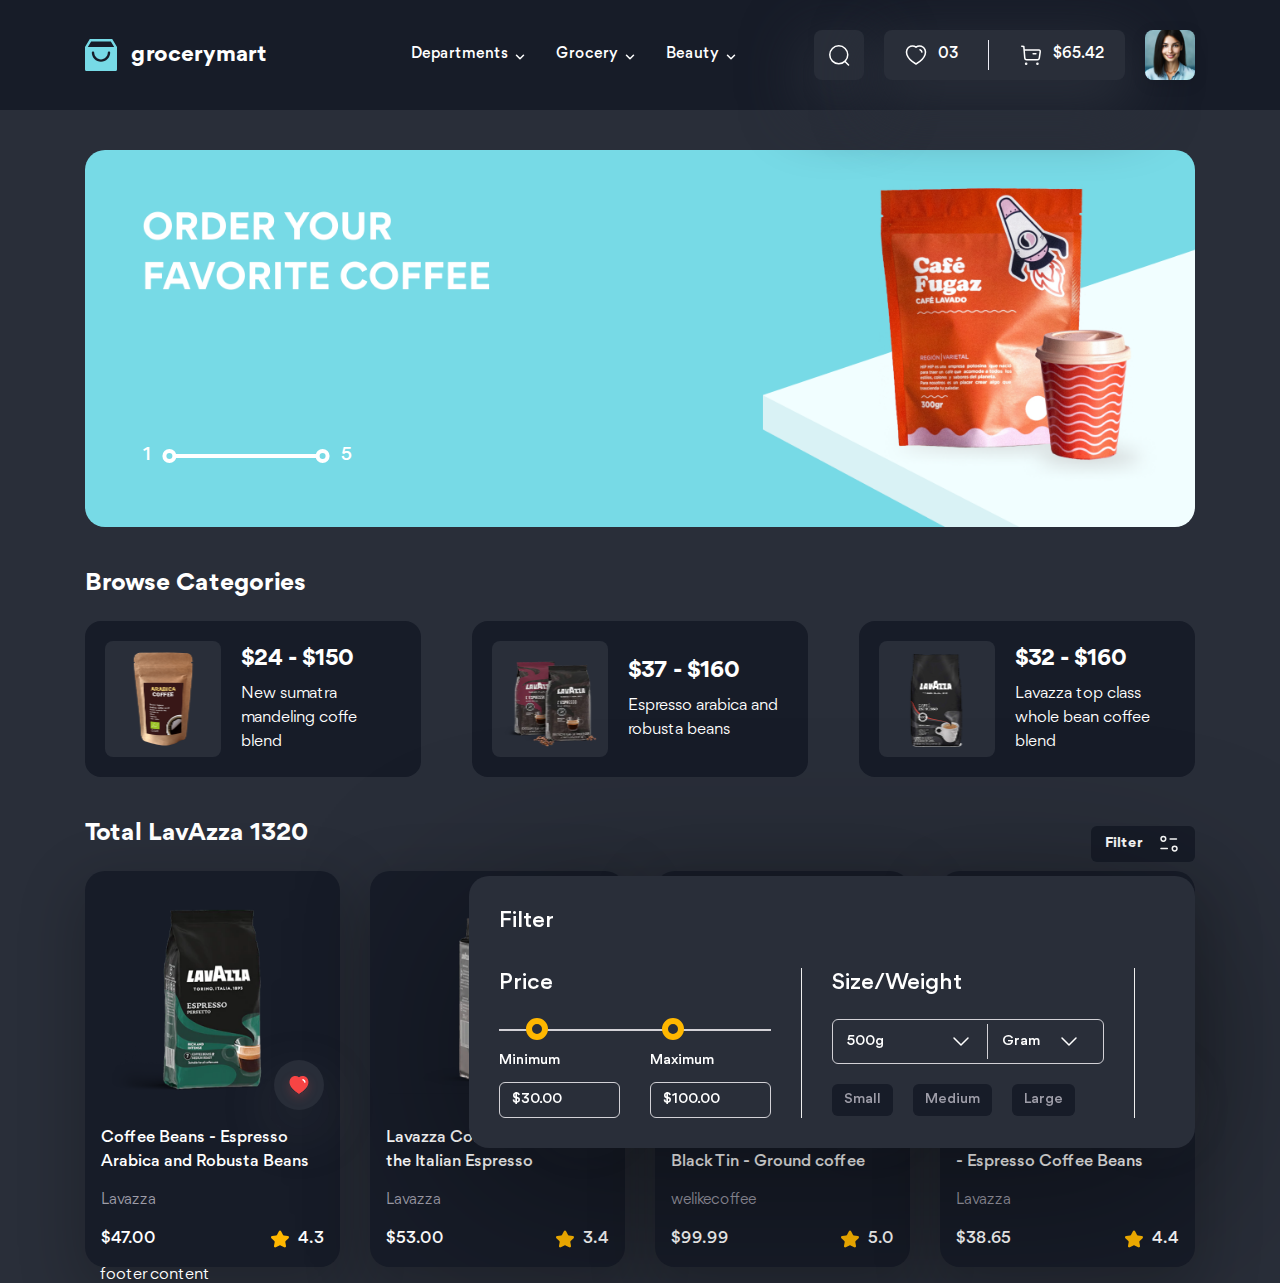
<file: index.html>
<!DOCTYPE html>
<html lang="en" class="dark">
  <head>
    <meta charset="UTF-8" />
    <meta name="viewport" content="width=device-width, initial-scale=1.0" />
    <title>Grocery</title>
    <!-- Favicon -->
    <link
      rel="apple-touch-icon"
      sizes="72x72"
      href="./assets/favicon/apple-touch-icon.png"
    />
    <link
      rel="icon"
      type="image/png"
      sizes="32x32"
      href="./assets/favicon/favicon-32x32.png"
    />
    <link
      rel="icon"
      type="image/png"
      sizes="16x16"
      href="./assets/favicon/favicon-16x16.png"
    />
    <link rel="manifest" href="./assets/favicon/site.webmanifest" />
    <link
      rel="mask-icon"
      href="./assets/favicon/safari-pinned-tab.svg"
      color="#5bbad5"
    />
    <meta name="msapplication-TileColor" content="#da532c" />
    <meta name="theme-color" content="#ffffff" />

    <!-- Fonts -->
    <link rel="stylesheet" href="./assets/fonts/stylesheet.css" />

    <!-- Styles -->
    <link rel="stylesheet" href="./assets/css/main.css" />

    <!-- Scripts -->
    <script src="./assets/js/scripts.js"></script>
  </head>
  <body>
    <!-- Header -->
    <header id="header" class="header"></header>
    <script>
      load("#header", "./templates/header.html");
    </script>

    <div class="container home">
      <!-- Main -->
      <!-- Slideshow -->
      <div class="home__container">
        <div class="slideshow">
          <div class="slideshow__inner">
            <div class="slideshow__item">
              <a href="#!" class="slideshow__link">
                <picture>
                  <source
                    media="(max-width: 767.98px)"
                    srcset="./assets/img/slideshow/slide-mobile.png"
                  />
                  <img
                    src="./assets/img/slideshow/slide.png"
                    alt=""
                    class="slideshow__img"
                  />
                </picture>
              </a>
            </div>
          </div>
          <div class="slideshow__page">
            <span class="slideshow__num">1</span>
            <span class="slideshow__slider"></span>
            <span class="slideshow__num">5</span>
          </div>
        </div>
      </div>
      <!-- Browse Categories -->
      <section class="home__container">
        <div class="home__row">
          <h2 class="home__heading">Browse Categories</h2>
        </div>

        <div class="home__cate row row-cols-3 row-cols-md-1">
          <!-- Category item 1 -->
          <a href="#!">
            <article class="col">
              <div class="cate-item">
                <img
                  src="./assets/img/category-product/item1.png"
                  alt=""
                  class="cate-item__thum"
                />
                <div class="cate-item__info">
                  <div class="cate-item__title">$24 - $150</div>
                  <div class="cate-item__desc">
                    New sumatra mandeling coffe blend
                  </div>
                </div>
              </div>
            </article>
          </a>

          <!-- Category item 2 -->
          <a href="#!">
            <article class="col">
              <div class="cate-item">
                <img
                  src="./assets/img/category-product/item2.png"
                  alt=""
                  class="cate-item__thum"
                />
                <section class="cate-item__info">
                  <div class="cate-item__title">$37 - $160</div>
                  <div class="cate-item__desc">
                    Espresso arabica and robusta beans
                  </div>
                </section>
              </div>
            </article>
          </a>

          <!-- Category item 3 -->
          <a href="#!">
            <article class="col">
              <div class="cate-item">
                <img
                  src="./assets/img/category-product/item3.png"
                  alt=""
                  class="cate-item__thum"
                />
                <div class="cate-item__info">
                  <div class="cate-item__title">$32 - $160</div>
                  <div class="cate-item__desc">
                    Lavazza top class whole bean coffee blend
                  </div>
                </div>
              </div>
            </article>
          </a>
        </div>
      </section>

      <!-- Browse Product -->
      <section class="home__container">
        <div class="home__row">
          <h2 class="home__heading">Total LavAzza 1320</h2>
          <div class="filter-wrap">
            <button class="filter-btn">
              Filter
              <img
                src="./assets/icon/filter-icon.svg"
                alt=""
                class="filter-btn__icon icon"
              />
            </button>
            <div class="filter">
              <h3 class="filter__heading">Filter</h3>
              <form action="" class="filter__form">
                <div class="filter__row">
                  <!-- Filter column 1 -->
                  <div class="filter__col">
                    <label class="filter__form-label">Price</label>
                    <div class="filter__form-group">
                      <div
                        class="filter__form-slider"
                        style="--min-value: 10%; --max-value: 60%"
                      ></div>
                    </div>
                    <div class="filter__form-group filter__form-group--inline">
                      <div>
                        <label
                          class="filter__form-label filter__form-label--small"
                          >Minimum</label
                        >
                        <input
                          type="text"
                          class="filter__form--input"
                          value="$30.00"
                          readonly
                        />
                      </div>
                      <div>
                        <label
                          class="filter__form-label filter__form-label--small"
                          >Maximum</label
                        >
                        <input
                          type="text"
                          class="filter__form--input"
                          value="$100.00"
                          readonly
                        />
                      </div>
                    </div>
                  </div>

                  <div class="filter__separate"></div>

                  <!-- Filter column 2 -->
                  <div class="filter__col">
                    <label class="filter__form-label">Size/Weight</label>
                    <div class="filter__form-group">
                      <div class="filter__form-select-wrap">
                        <div class="filter__form-select">
                          500g
                          <img
                            src="./assets/icon/arrow-big.svg"
                            alt=""
                            class="filter__form-select-arrow-1 icon"
                          />
                        </div>
                        <div class="filter__form-select-separate"></div>
                        <div class="filter__form-select">
                          Gram
                          <img
                            src="./assets/icon/arrow-big.svg"
                            alt=""
                            class="filter__form-select-arrow-2 icon"
                          />
                        </div>
                      </div>
                    </div>
                    <div class="filter__form-group">
                      <div class="filter__form-tags">
                        <button class="filter__form-tag">Small</button>
                        <button class="filter__form-tag">Medium</button>
                        <button class="filter__form-tag">Large</button>
                      </div>
                    </div>
                  </div>

                  <div class="filter__separate"></div>
                  <!-- Filter column 3 -->
                  <div class="filter__col"></div>
                </div>
              </form>
            </div>
          </div>
        </div>
        <div class="category-product">
          <div class="row row-cols-4 row-cols-lg-2 row-cols-sm-1 g-3">
            <div class="col">
              <article class="product-card">
                <div class="product-card__img-wrap">
                  <a href="#!">
                    <img
                      src="./assets/img/category-product/produc1.png"
                      alt=""
                      class="product-card__thumb"
                    />
                  </a>
                  <button
                    class="like-btn like-btn__liked product-card__like-btn"
                  >
                    <img
                      src="./assets/icon/heart.svg"
                      alt=""
                      class="like-btn__icon icon"
                    />
                    <img
                      src="./assets/icon/heart-red.svg"
                      alt=""
                      class="like-btn__icon-liked"
                    />
                  </button>
                </div>
                <h3 class="product-card__title">
                  <a href="#!"
                    >Coffee Beans - Espresso Arabica and Robusta Beans</a
                  >
                </h3>
                <p class="product-card__brand">Lavazza</p>
                <div class="product-card__row">
                  <span class="product-card__price">$47.00</span>
                  <img
                    src="./assets/icon/star.svg"
                    alt=""
                    class="product-card__star"
                  />
                  <span class="product-card__score">4.3</span>
                </div>
              </article>
            </div>
            <div class="col">
              <article class="product-card">
                <div class="product-card__img-wrap">
                  <a href="#!">
                    <img
                      src="./assets/img/category-product/produc2.png"
                      alt=""
                      class="product-card__thumb"
                    />
                  </a>
                  <button class="like-btn product-card__like-btn">
                    <img
                      src="./assets/icon/heart.svg"
                      alt=""
                      class="like-btn__icon icon"
                    />
                    <img
                      src="./assets/icon/heart-red.svg"
                      alt=""
                      class="like-btn__icon-liked"
                    />
                  </button>
                </div>
                <h3 class="product-card__title">
                  <a href="#!"
                    >Lavazza Coffee Blends - Try the Italian Espresso</a
                  >
                </h3>
                <p class="product-card__brand">Lavazza</p>
                <div class="product-card__row">
                  <span class="product-card__price">$53.00</span>
                  <img
                    src="./assets/icon/star.svg"
                    alt=""
                    class="product-card__star"
                  />
                  <span class="product-card__score">3.4</span>
                </div>
              </article>
            </div>
            <div class="col">
              <article class="product-card">
                <div class="product-card__img-wrap">
                  <a href="#!">
                    <img
                      src="./assets/img/category-product/produc3.png"
                      alt=""
                      class="product-card__thumb"
                    />
                  </a>
                  <button class="like-btn product-card__like-btn">
                    <img
                      src="./assets/icon/heart.svg"
                      alt=""
                      class="like-btn__icon icon"
                    />
                  </button>
                </div>
                <h3 class="product-card__title">
                  <a href="#!"
                    >Lavazza - Caffè Espresso Black Tin - Ground coffee</a
                  >
                </h3>
                <p class="product-card__brand">welikecoffee</p>
                <div class="product-card__row">
                  <span class="product-card__price">$99.99</span>
                  <img
                    src="./assets/icon/star.svg"
                    alt=""
                    class="product-card__star"
                  />
                  <span class="product-card__score">5.0</span>
                </div>
              </article>
            </div>
            <div class="col">
              <article class="product-card">
                <div class="product-card__img-wrap">
                  <a href="#!">
                    <img
                      src="./assets/img/category-product/produc4.png"
                      alt=""
                      class="product-card__thumb"
                    />
                  </a>
                  <button
                    class="like-btn like-btn__liked product-card__like-btn"
                  >
                    <img
                      src="./assets/icon/heart.svg"
                      alt=""
                      class="like-btn__ico icon"
                    />
                  </button>
                </div>
                <h3 class="product-card__title">
                  <a href="#!"
                    >Qualità Oro Mountain Grown - Espresso Coffee Beans</a
                  >
                </h3>
                <p class="product-card__brand">Lavazza</p>
                <div class="product-card__row">
                  <span class="product-card__price">$38.65</span>
                  <img
                    src="./assets/icon/star.svg"
                    alt=""
                    class="product-card__star"
                  />
                  <span class="product-card__score">4.4</span>
                </div>
              </article>
            </div>
          </div>
        </div>
      </section>

      <!-- Footer -->
      <footer id="footer"></footer>
      <script>
        load("#footer", "./templates/footer.html");
      </script>
    </div>
  </body>
</html>
</file>
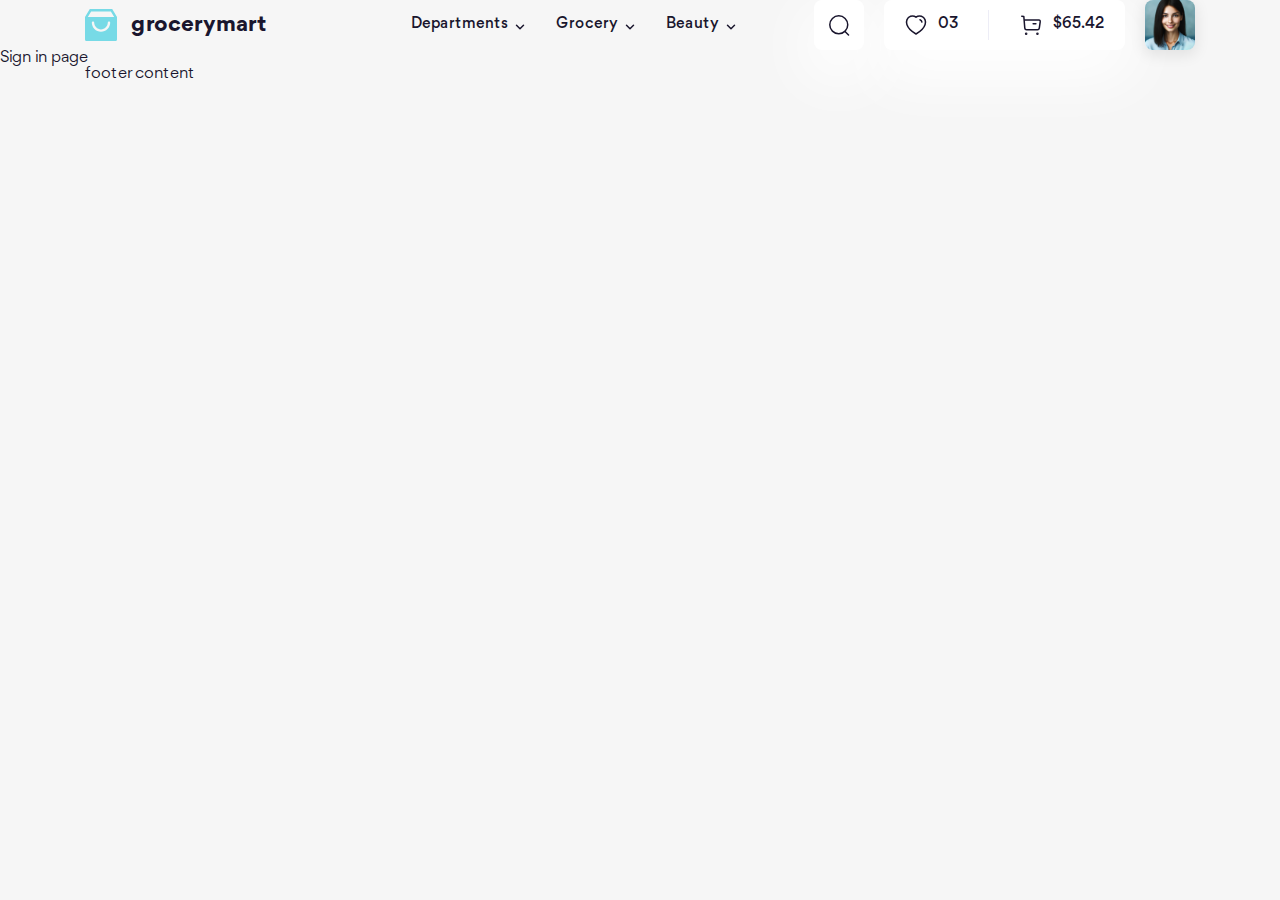
<file: sign-in.html>
<!DOCTYPE html>
<html lang="en">
  <head>
    <meta charset="UTF-8" />
    <meta name="viewport" content="width=device-width, initial-scale=1.0" />
    <title>Grocery</title>
    <!-- Favicon -->
    <link
      rel="apple-touch-icon"
      sizes="72x72"
      href="./assets/favicon/apple-touch-icon.png"
    />
    <link
      rel="icon"
      type="image/png"
      sizes="32x32"
      href="./assets/favicon/favicon-32x32.png"
    />
    <link
      rel="icon"
      type="image/png"
      sizes="16x16"
      href="./assets/favicon/favicon-16x16.png"
    />
    <link rel="manifest" href="./assets/favicon/site.webmanifest" />
    <link
      rel="mask-icon"
      href="./assets/favicon/safari-pinned-tab.svg"
      color="#5bbad5"
    />
    <meta name="msapplication-TileColor" content="#da532c" />
    <meta name="theme-color" content="#ffffff" />

    <!-- Fonts -->
    <link rel="stylesheet" href="./assets/fonts/stylesheet.css" />

    <!-- Styles -->
    <link rel="stylesheet" href="./assets/css/main.css" />

    <!-- Scripts -->
    <script src="./assets/js/scripts.js"></script>
  </head>
  <body>
    <!-- Header -->
    <header id="header"></header>
    <script>
      load("#header", "./templates/header.html");
    </script>

    <!-- Main -->
    <main>Sign in page</main>

    <!-- Footer -->
    <footer id="footer"></footer>
    <script>
      load("#footer", "./templates/footer.html");
    </script>
  </body>
</html>
</file>
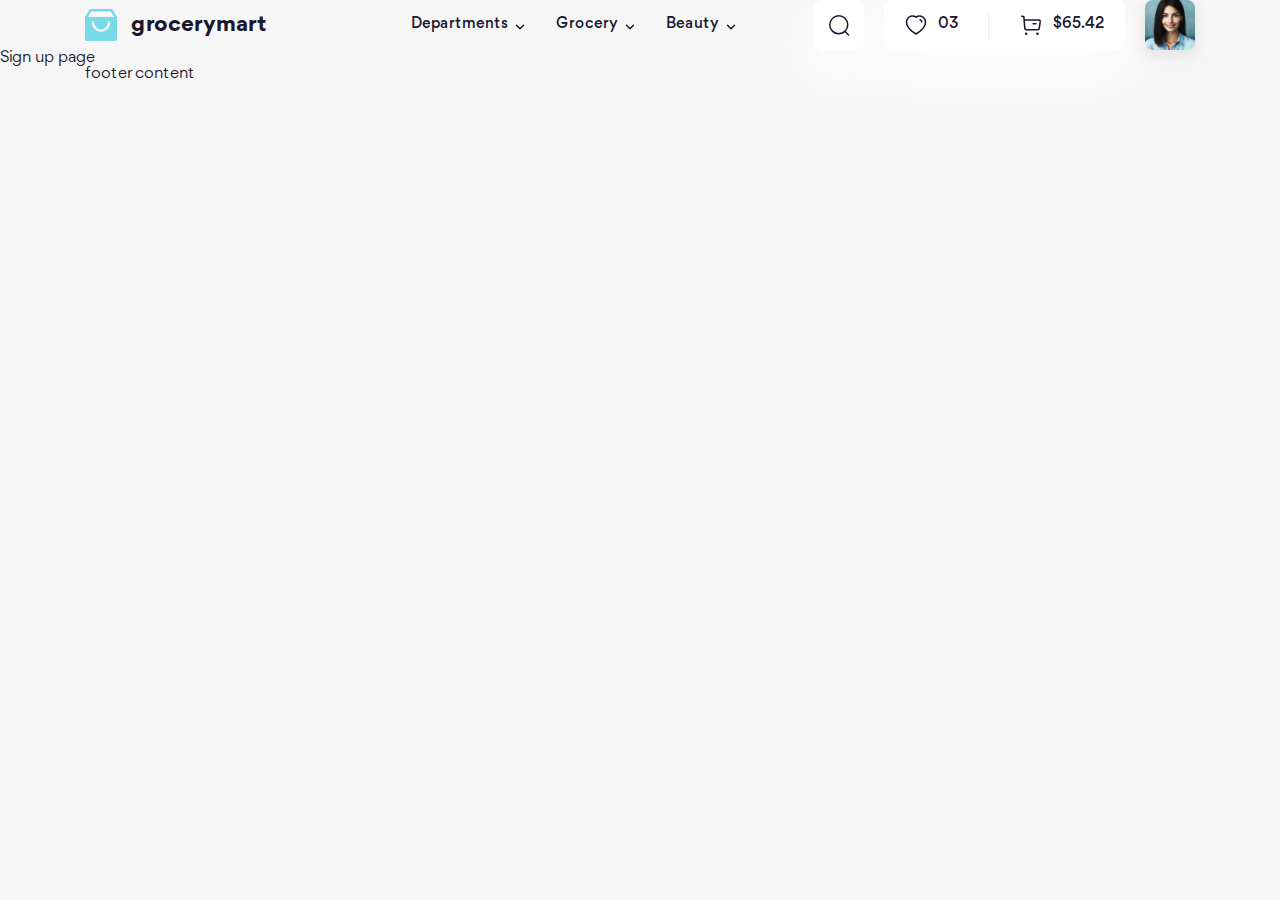
<file: sign-up.html>
<!DOCTYPE html>
<html lang="vi">
  <head>
    <meta charset="UTF-8" />
    <meta name="viewport" content="width=device-width, initial-scale=1.0" />
    <title>Grocery</title>
    <!-- Favicon -->
    <link
      rel="apple-touch-icon"
      sizes="72x72"
      href="./assets/favicon/apple-touch-icon.png"
    />
    <link
      rel="icon"
      type="image/png"
      sizes="32x32"
      href="./assets/favicon/favicon-32x32.png"
    />
    <link
      rel="icon"
      type="image/png"
      sizes="16x16"
      href="./assets/favicon/favicon-16x16.png"
    />
    <link rel="manifest" href="./assets/favicon/site.webmanifest" />
    <link
      rel="mask-icon"
      href="./assets/favicon/safari-pinned-tab.svg"
      color="#5bbad5"
    />
    <meta name="msapplication-TileColor" content="#da532c" />
    <meta name="theme-color" content="#ffffff" />

    <!-- Fonts -->
    <link rel="stylesheet" href="./assets/fonts/stylesheet.css" />

    <!-- Styles -->
    <link rel="stylesheet" href="./assets/css/main.css" />

    <!-- Scripts -->
    <script src="./assets/js/scripts.js"></script>
  </head>
  <body>
    <!-- Header -->
    <header id="header"></header>
    <script>
      load("#header", "./templates/header.html");
    </script>

    <!-- Main -->
    <main>Sign up page</main>

    <!-- Footer -->
    <footer id="footer"></footer>
    <script>
      load("#footer", "./templates/footer.html");
    </script>
  </body>
</html>
</file>
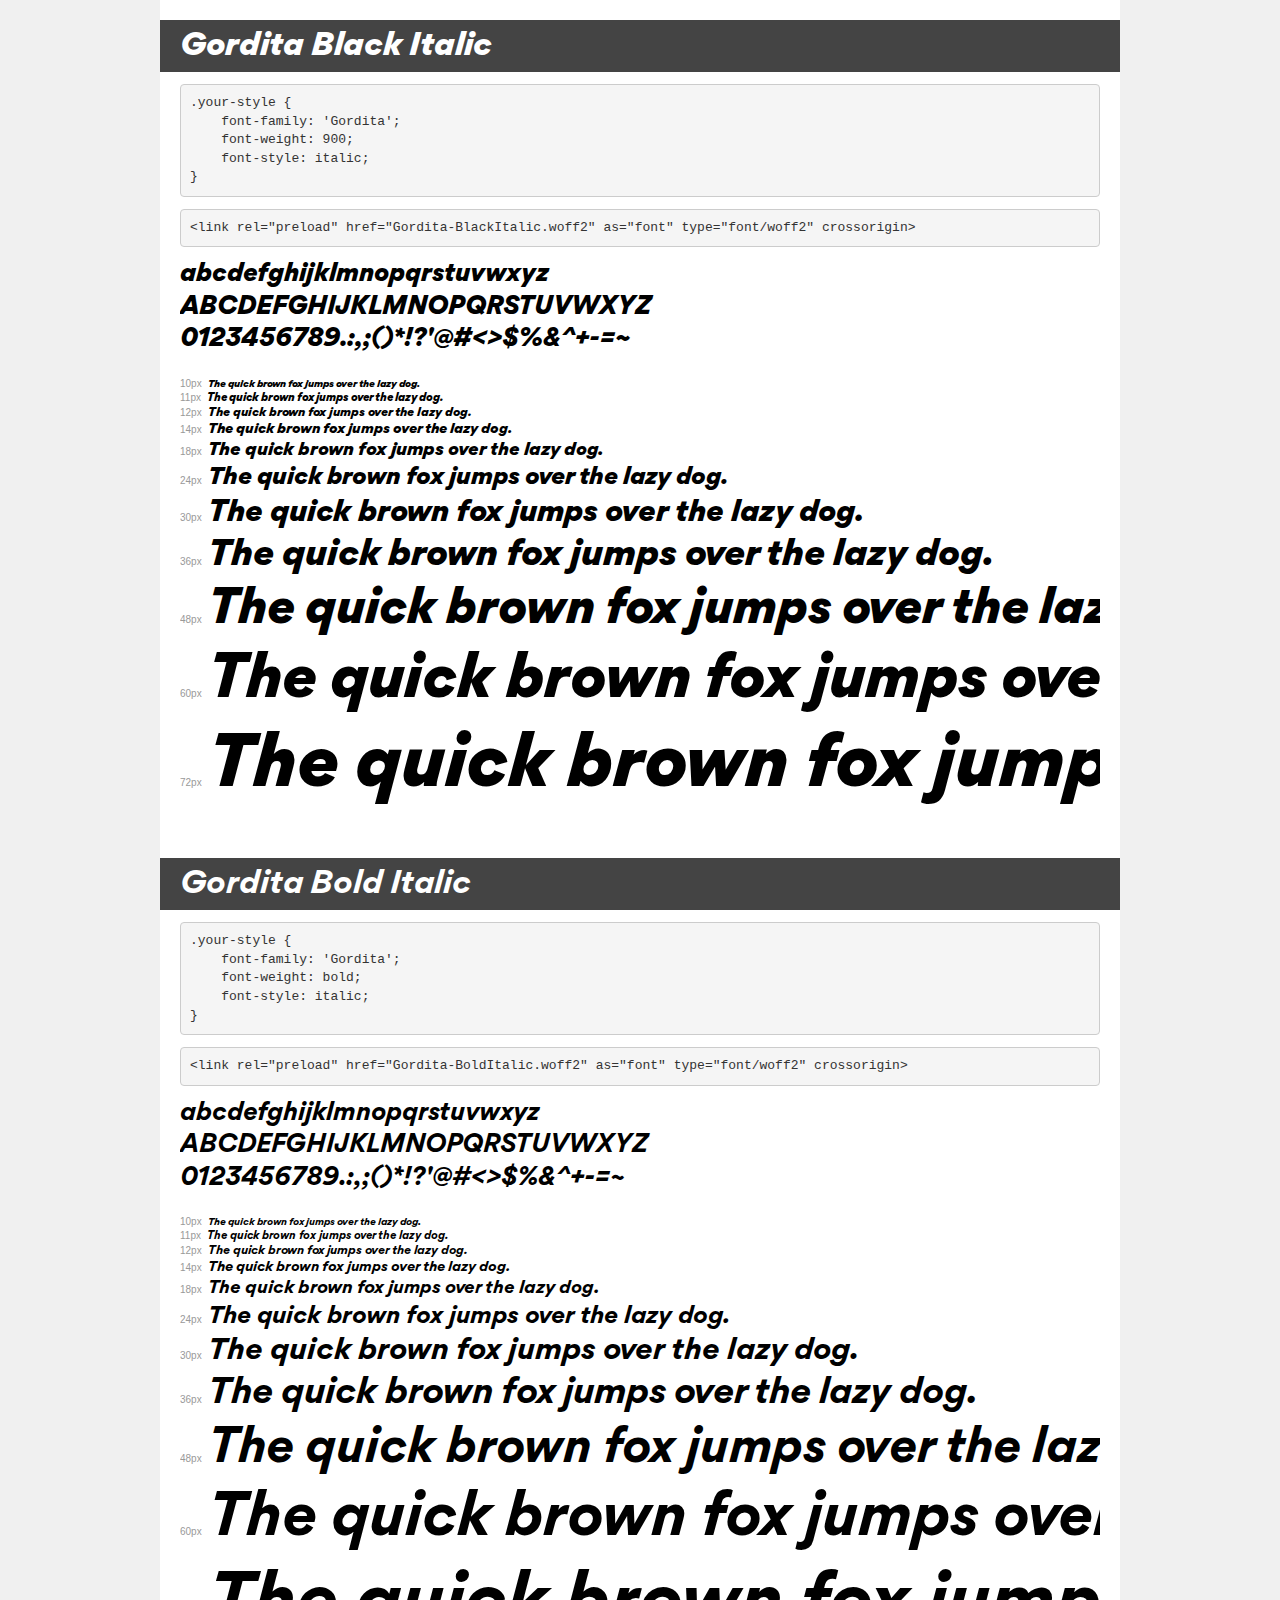
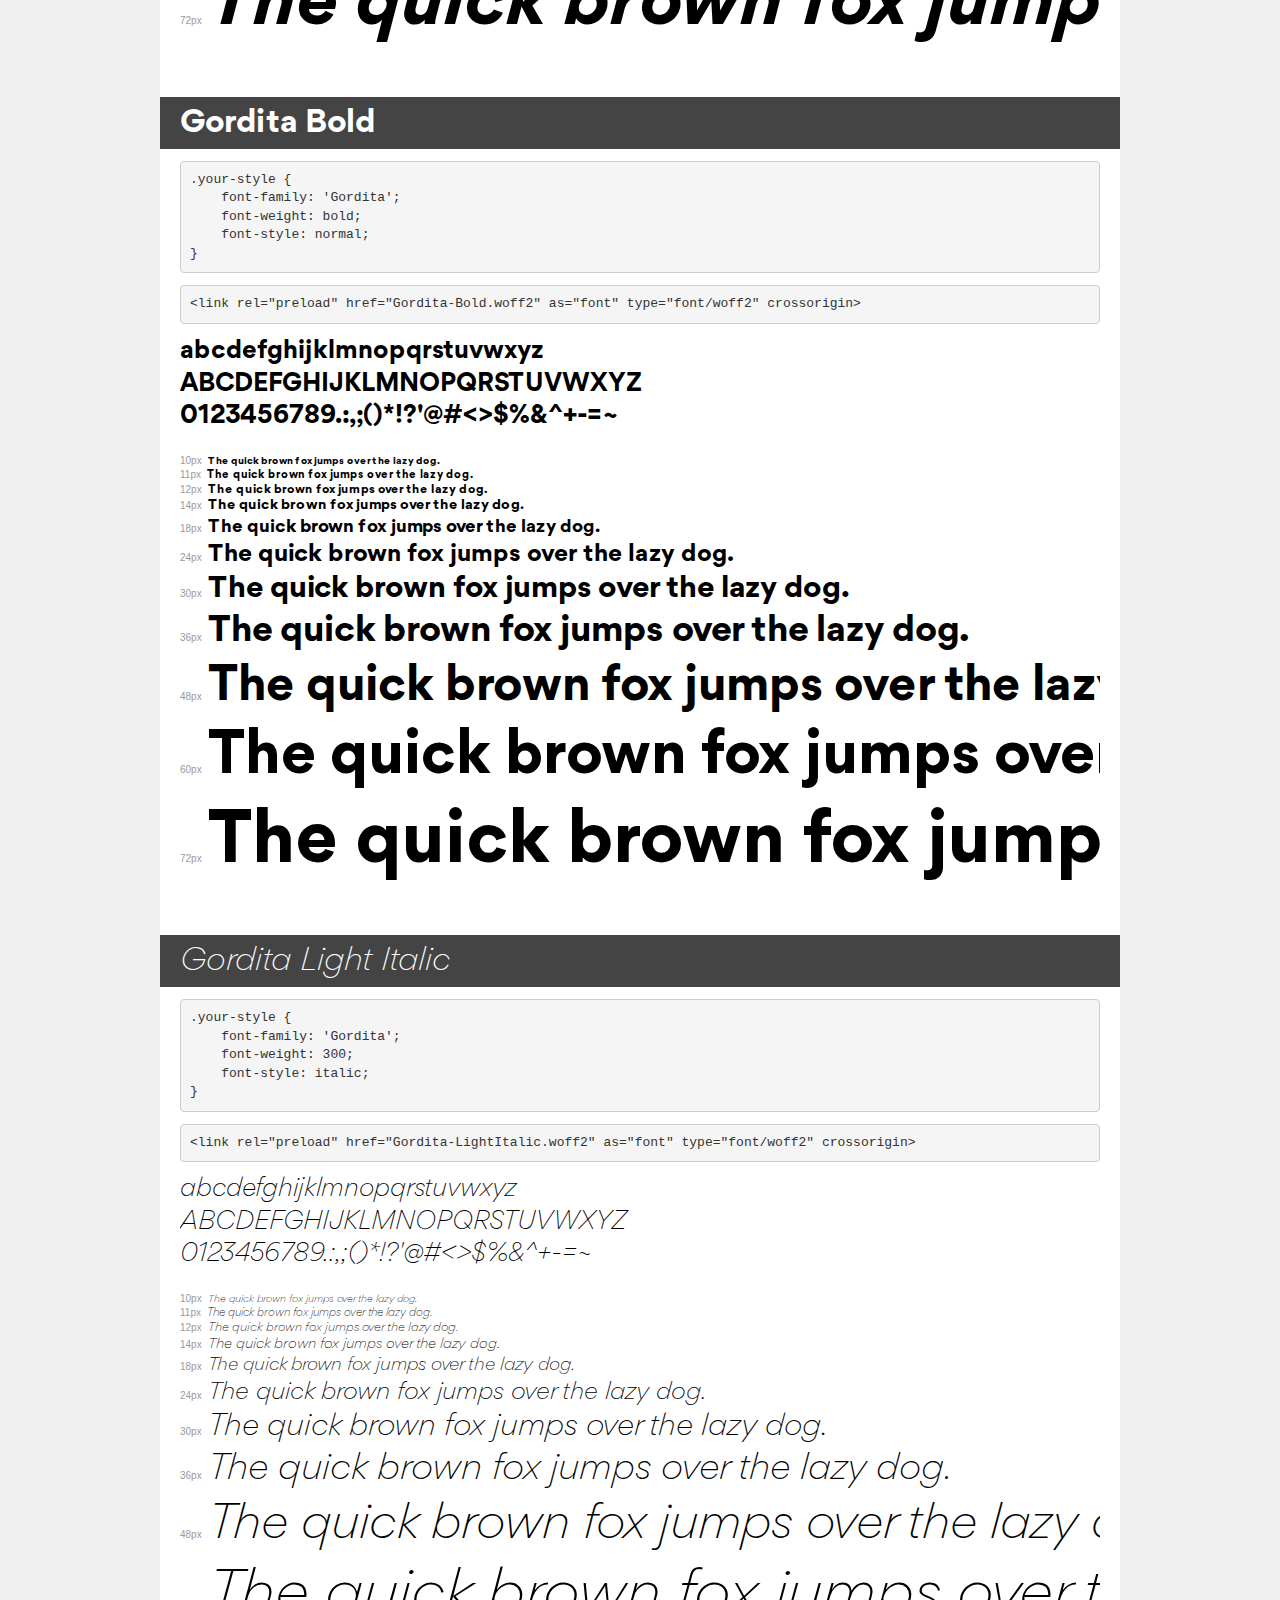
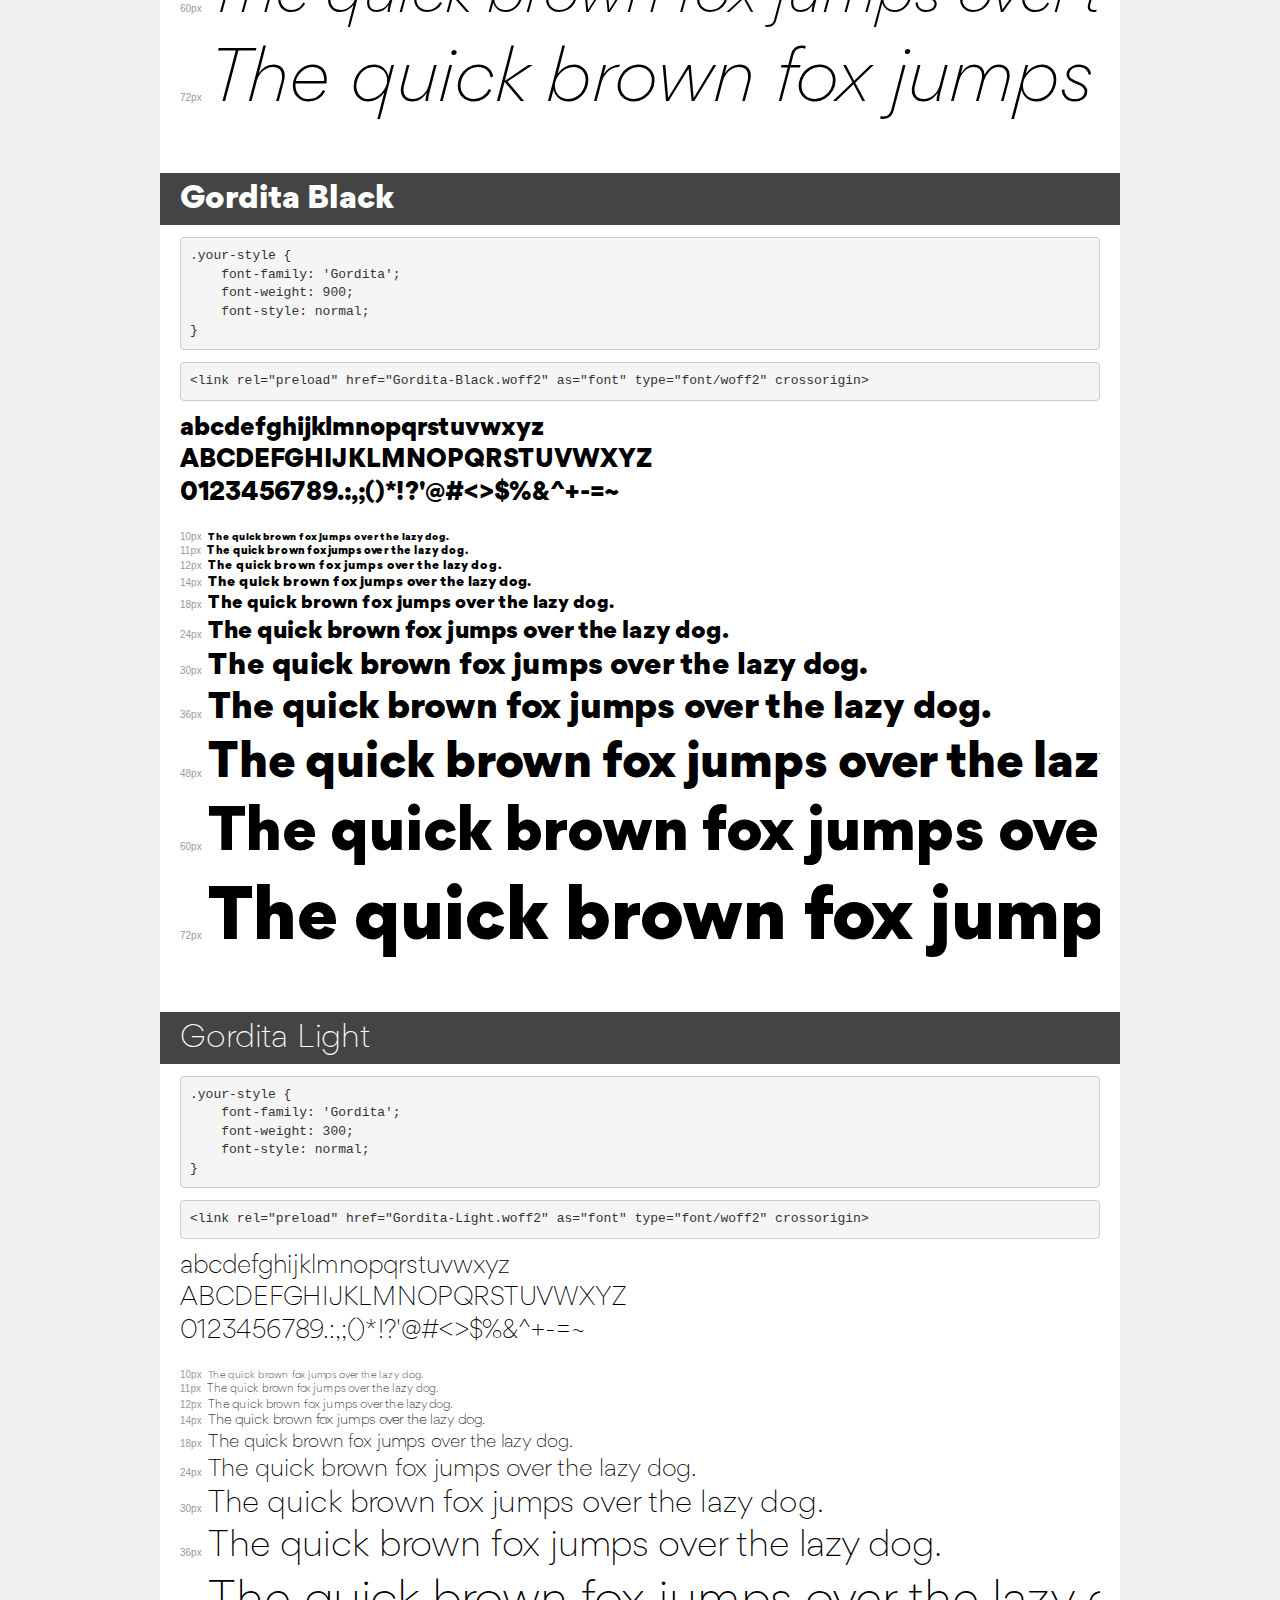
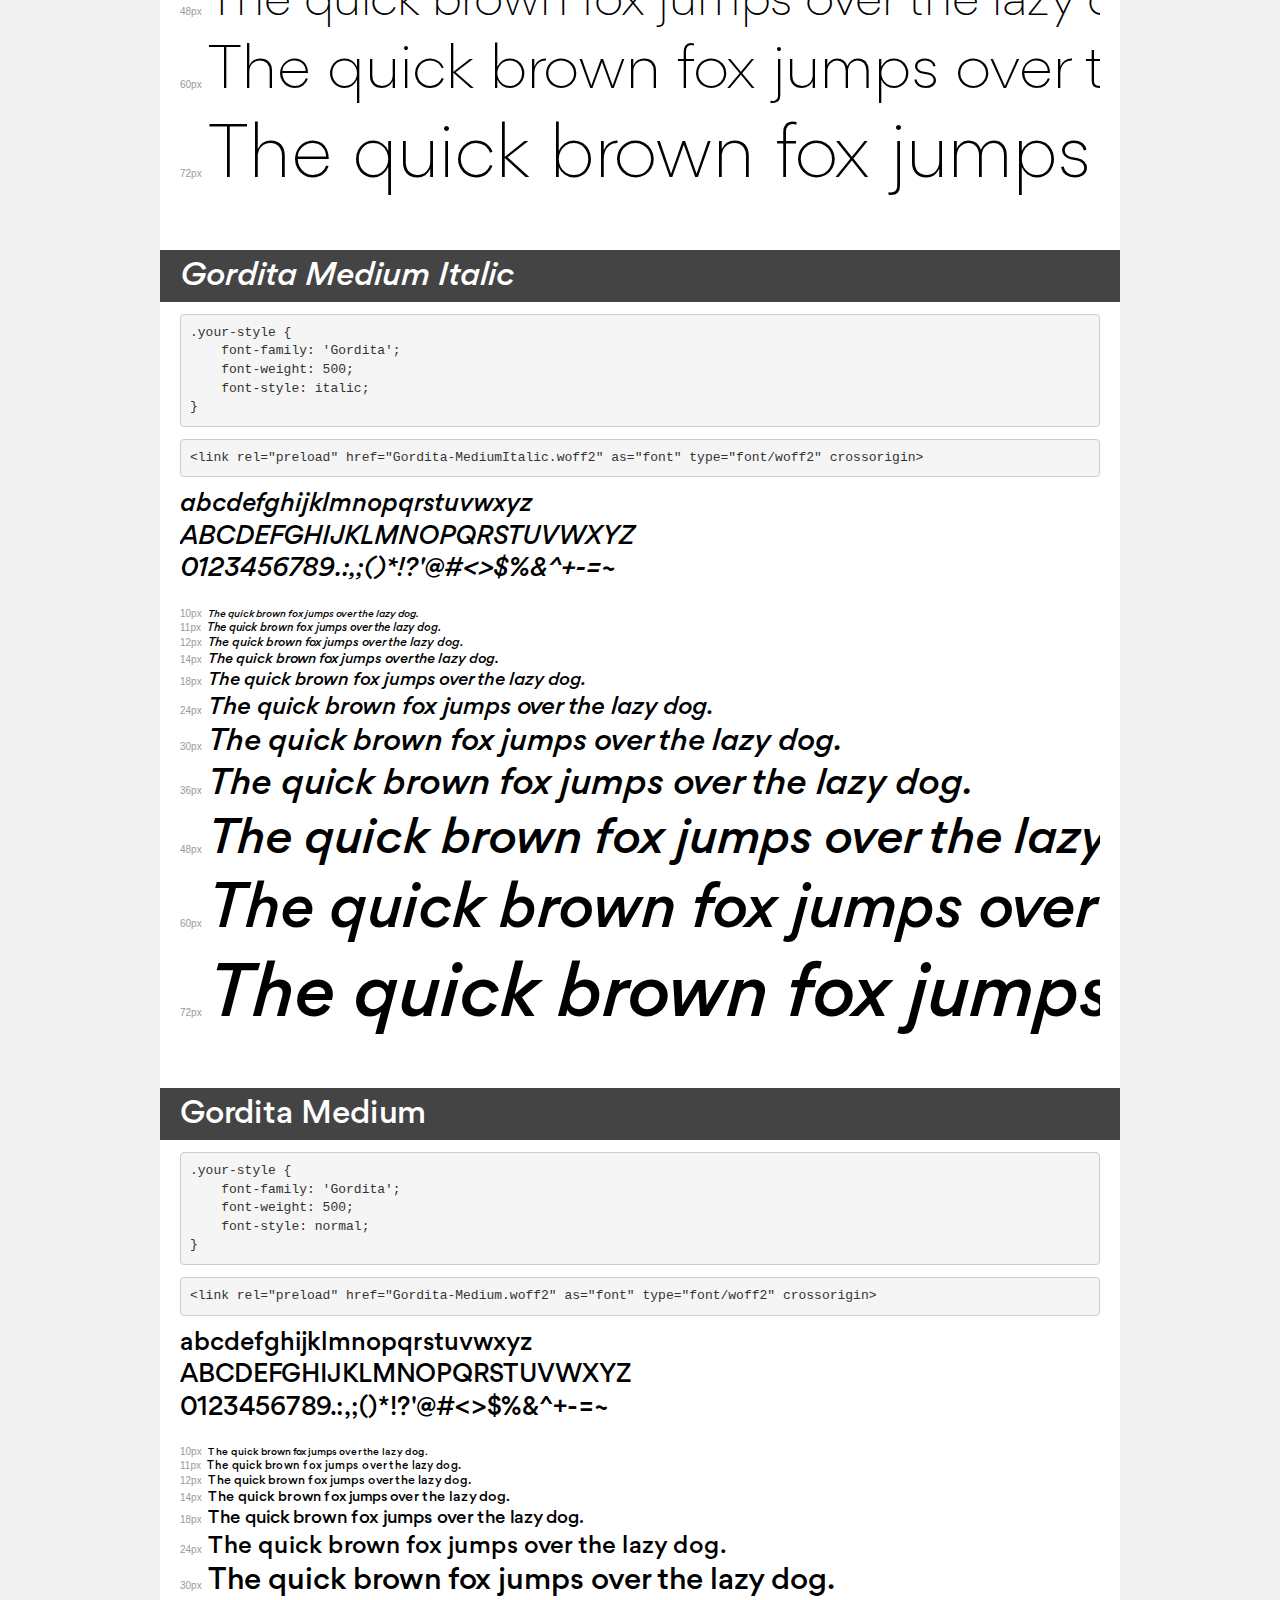
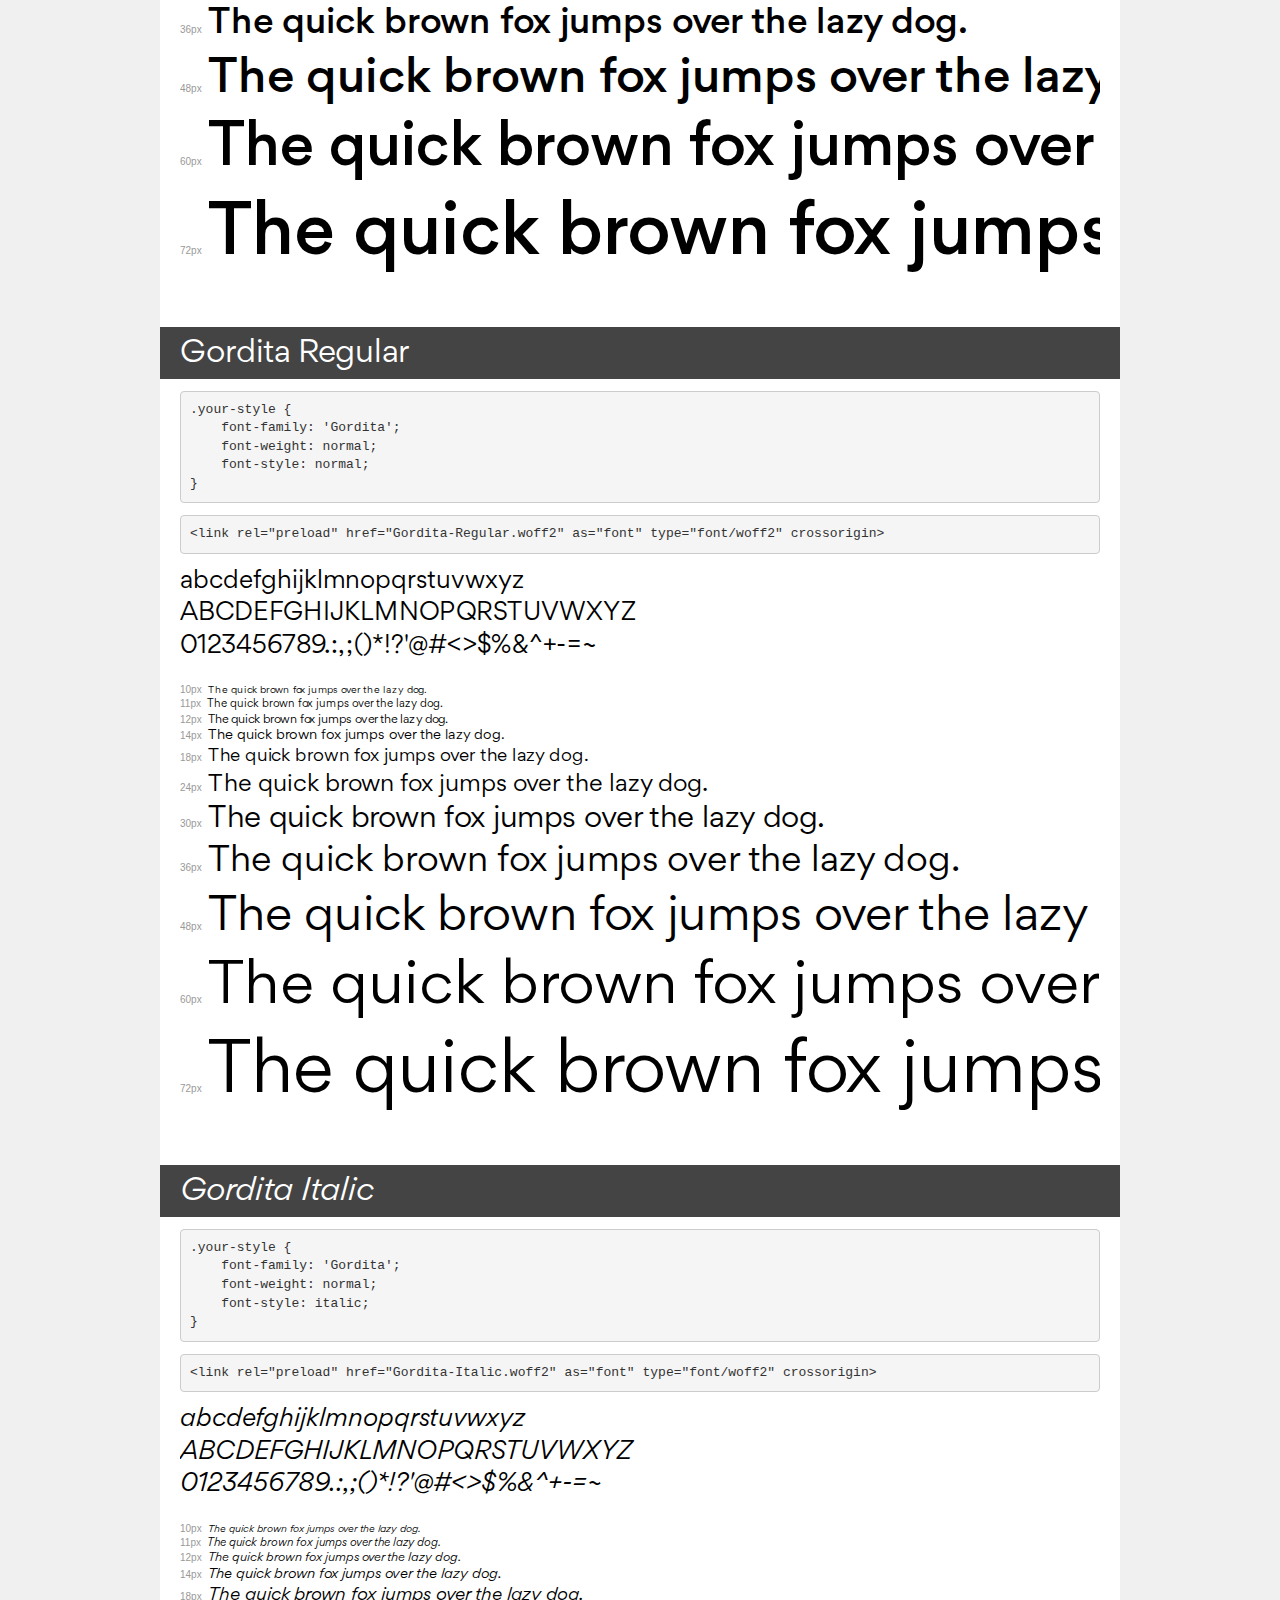
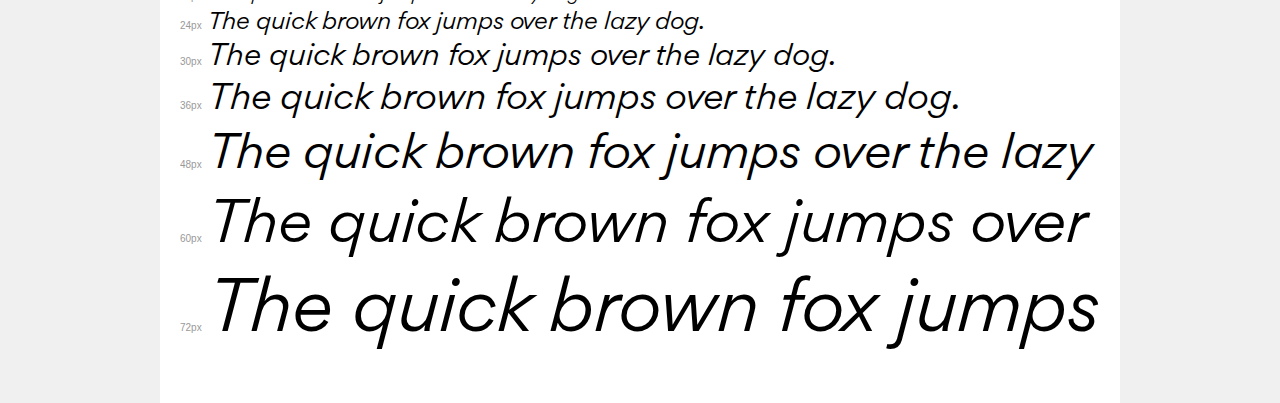
<file: assets/fonts/demo.html>
<!DOCTYPE html>
<html lang="en">
<head>
    <meta charset="utf-8">
    <meta http-equiv="X-UA-Compatible" content="IE=edge">
    <meta name="viewport" content="width=device-width, initial-scale=1">
    <meta name="robots" content="noindex, noarchive">
    <meta name="format-detection" content="telephone=no">
    <title>Transfonter demo</title>
    <link href="stylesheet.css" rel="stylesheet">
    <style>
        /*
        http://meyerweb.com/eric/tools/css/reset/
        v2.0 | 20110126
        License: none (public domain)
        */
        html, body, div, span, applet, object, iframe,
        h1, h2, h3, h4, h5, h6, p, blockquote, pre,
        a, abbr, acronym, address, big, cite, code,
        del, dfn, em, img, ins, kbd, q, s, samp,
        small, strike, strong, sub, sup, tt, var,
        b, u, i, center,
        dl, dt, dd, ol, ul, li,
        fieldset, form, label, legend,
        table, caption, tbody, tfoot, thead, tr, th, td,
        article, aside, canvas, details, embed,
        figure, figcaption, footer, header, hgroup,
        menu, nav, output, ruby, section, summary,
        time, mark, audio, video {
            margin: 0;
            padding: 0;
            border: 0;
            font-size: 100%;
            font: inherit;
            vertical-align: baseline;
        }
        /* HTML5 display-role reset for older browsers */
        article, aside, details, figcaption, figure,
        footer, header, hgroup, menu, nav, section {
            display: block;
        }
        body {
            line-height: 1;
        }
        ol, ul {
            list-style: none;
        }
        blockquote, q {
            quotes: none;
        }
        blockquote:before, blockquote:after,
        q:before, q:after {
            content: '';
            content: none;
        }
        table {
            border-collapse: collapse;
            border-spacing: 0;
        }
        /* demo styles */
        body {
            background: #f0f0f0;
            color: #000;
        }
        .page {
            background: #fff;
            width: 920px;
            margin: 0 auto;
            padding: 20px 20px 0 20px;
            overflow: hidden;
        }
        .font-container {
            overflow-x: auto;
            overflow-y: hidden;
            margin-bottom: 40px;
            line-height: 1.3;
            white-space: nowrap;
            padding-bottom: 5px;
        }
        h1 {
            position: relative;
            background: #444;
            font-size: 32px;
            color: #fff;
            padding: 10px 20px;
            margin: 0 -20px 12px -20px;
        }
        .letters {
            font-size: 25px;
            margin-bottom: 20px;
        }
        .s10:before {
            content: '10px';
        }
        .s11:before {
            content: '11px';
        }
        .s12:before {
            content: '12px';
        }
        .s14:before {
            content: '14px';
        }
        .s18:before {
            content: '18px';
        }
        .s24:before {
            content: '24px';
        }
        .s30:before {
            content: '30px';
        }
        .s36:before {
            content: '36px';
        }
        .s48:before {
            content: '48px';
        }
        .s60:before {
            content: '60px';
        }
        .s72:before {
            content: '72px';
        }
        .s10:before, .s11:before, .s12:before, .s14:before,
        .s18:before, .s24:before, .s30:before, .s36:before,
        .s48:before, .s60:before, .s72:before {
            font-family: Arial, sans-serif;
            font-size: 10px;
            font-weight: normal;
            font-style: normal;
            color: #999;
            padding-right: 6px;
        }
        pre {
            display: block;
            padding: 9px;
            margin: 0 0 12px;
            font-family: Monaco, Menlo, Consolas, "Courier New", monospace;
            font-size: 13px;
            line-height: 1.428571429;
            color: #333;
            font-weight: normal;
            font-style: normal;
            background-color: #f5f5f5;
            border: 1px solid #ccc;
            overflow-x: auto;
            border-radius: 4px;
        }
        /* responsive */
        @media (max-width: 959px) {
            .page {
                width: auto;
                margin: 0;
            }
        }
    </style>
</head>
<body>
<div class="page">
    <div class="demo">
        <h1 style="font-family: 'Gordita'; font-weight: 900; font-style: italic;">Gordita Black Italic</h1>
        <pre title="Usage">.your-style {
    font-family: 'Gordita';
    font-weight: 900;
    font-style: italic;
}</pre>
        <pre title="Preload (optional)">
&lt;link rel=&quot;preload&quot; href=&quot;Gordita-BlackItalic.woff2&quot; as=&quot;font&quot; type=&quot;font/woff2&quot; crossorigin&gt;</pre>
        <div class="font-container" style="font-family: 'Gordita'; font-weight: 900; font-style: italic;">
            <p class="letters">
                abcdefghijklmnopqrstuvwxyz<br>
ABCDEFGHIJKLMNOPQRSTUVWXYZ<br>
                0123456789.:,;()*!?'@#&lt;&gt;$%&^+-=~
            </p>
            <p class="s10" style="font-size: 10px;">The quick brown fox jumps over the lazy dog.</p>
            <p class="s11" style="font-size: 11px;">The quick brown fox jumps over the lazy dog.</p>
            <p class="s12" style="font-size: 12px;">The quick brown fox jumps over the lazy dog.</p>
            <p class="s14" style="font-size: 14px;">The quick brown fox jumps over the lazy dog.</p>
            <p class="s18" style="font-size: 18px;">The quick brown fox jumps over the lazy dog.</p>
            <p class="s24" style="font-size: 24px;">The quick brown fox jumps over the lazy dog.</p>
            <p class="s30" style="font-size: 30px;">The quick brown fox jumps over the lazy dog.</p>
            <p class="s36" style="font-size: 36px;">The quick brown fox jumps over the lazy dog.</p>
            <p class="s48" style="font-size: 48px;">The quick brown fox jumps over the lazy dog.</p>
            <p class="s60" style="font-size: 60px;">The quick brown fox jumps over the lazy dog.</p>
            <p class="s72" style="font-size: 72px;">The quick brown fox jumps over the lazy dog.</p>
        </div>
    </div>

    <div class="demo">
        <h1 style="font-family: 'Gordita'; font-weight: bold; font-style: italic;">Gordita Bold Italic</h1>
        <pre title="Usage">.your-style {
    font-family: 'Gordita';
    font-weight: bold;
    font-style: italic;
}</pre>
        <pre title="Preload (optional)">
&lt;link rel=&quot;preload&quot; href=&quot;Gordita-BoldItalic.woff2&quot; as=&quot;font&quot; type=&quot;font/woff2&quot; crossorigin&gt;</pre>
        <div class="font-container" style="font-family: 'Gordita'; font-weight: bold; font-style: italic;">
            <p class="letters">
                abcdefghijklmnopqrstuvwxyz<br>
ABCDEFGHIJKLMNOPQRSTUVWXYZ<br>
                0123456789.:,;()*!?'@#&lt;&gt;$%&^+-=~
            </p>
            <p class="s10" style="font-size: 10px;">The quick brown fox jumps over the lazy dog.</p>
            <p class="s11" style="font-size: 11px;">The quick brown fox jumps over the lazy dog.</p>
            <p class="s12" style="font-size: 12px;">The quick brown fox jumps over the lazy dog.</p>
            <p class="s14" style="font-size: 14px;">The quick brown fox jumps over the lazy dog.</p>
            <p class="s18" style="font-size: 18px;">The quick brown fox jumps over the lazy dog.</p>
            <p class="s24" style="font-size: 24px;">The quick brown fox jumps over the lazy dog.</p>
            <p class="s30" style="font-size: 30px;">The quick brown fox jumps over the lazy dog.</p>
            <p class="s36" style="font-size: 36px;">The quick brown fox jumps over the lazy dog.</p>
            <p class="s48" style="font-size: 48px;">The quick brown fox jumps over the lazy dog.</p>
            <p class="s60" style="font-size: 60px;">The quick brown fox jumps over the lazy dog.</p>
            <p class="s72" style="font-size: 72px;">The quick brown fox jumps over the lazy dog.</p>
        </div>
    </div>

    <div class="demo">
        <h1 style="font-family: 'Gordita'; font-weight: bold; font-style: normal;">Gordita Bold</h1>
        <pre title="Usage">.your-style {
    font-family: 'Gordita';
    font-weight: bold;
    font-style: normal;
}</pre>
        <pre title="Preload (optional)">
&lt;link rel=&quot;preload&quot; href=&quot;Gordita-Bold.woff2&quot; as=&quot;font&quot; type=&quot;font/woff2&quot; crossorigin&gt;</pre>
        <div class="font-container" style="font-family: 'Gordita'; font-weight: bold; font-style: normal;">
            <p class="letters">
                abcdefghijklmnopqrstuvwxyz<br>
ABCDEFGHIJKLMNOPQRSTUVWXYZ<br>
                0123456789.:,;()*!?'@#&lt;&gt;$%&^+-=~
            </p>
            <p class="s10" style="font-size: 10px;">The quick brown fox jumps over the lazy dog.</p>
            <p class="s11" style="font-size: 11px;">The quick brown fox jumps over the lazy dog.</p>
            <p class="s12" style="font-size: 12px;">The quick brown fox jumps over the lazy dog.</p>
            <p class="s14" style="font-size: 14px;">The quick brown fox jumps over the lazy dog.</p>
            <p class="s18" style="font-size: 18px;">The quick brown fox jumps over the lazy dog.</p>
            <p class="s24" style="font-size: 24px;">The quick brown fox jumps over the lazy dog.</p>
            <p class="s30" style="font-size: 30px;">The quick brown fox jumps over the lazy dog.</p>
            <p class="s36" style="font-size: 36px;">The quick brown fox jumps over the lazy dog.</p>
            <p class="s48" style="font-size: 48px;">The quick brown fox jumps over the lazy dog.</p>
            <p class="s60" style="font-size: 60px;">The quick brown fox jumps over the lazy dog.</p>
            <p class="s72" style="font-size: 72px;">The quick brown fox jumps over the lazy dog.</p>
        </div>
    </div>

    <div class="demo">
        <h1 style="font-family: 'Gordita'; font-weight: 300; font-style: italic;">Gordita Light Italic</h1>
        <pre title="Usage">.your-style {
    font-family: 'Gordita';
    font-weight: 300;
    font-style: italic;
}</pre>
        <pre title="Preload (optional)">
&lt;link rel=&quot;preload&quot; href=&quot;Gordita-LightItalic.woff2&quot; as=&quot;font&quot; type=&quot;font/woff2&quot; crossorigin&gt;</pre>
        <div class="font-container" style="font-family: 'Gordita'; font-weight: 300; font-style: italic;">
            <p class="letters">
                abcdefghijklmnopqrstuvwxyz<br>
ABCDEFGHIJKLMNOPQRSTUVWXYZ<br>
                0123456789.:,;()*!?'@#&lt;&gt;$%&^+-=~
            </p>
            <p class="s10" style="font-size: 10px;">The quick brown fox jumps over the lazy dog.</p>
            <p class="s11" style="font-size: 11px;">The quick brown fox jumps over the lazy dog.</p>
            <p class="s12" style="font-size: 12px;">The quick brown fox jumps over the lazy dog.</p>
            <p class="s14" style="font-size: 14px;">The quick brown fox jumps over the lazy dog.</p>
            <p class="s18" style="font-size: 18px;">The quick brown fox jumps over the lazy dog.</p>
            <p class="s24" style="font-size: 24px;">The quick brown fox jumps over the lazy dog.</p>
            <p class="s30" style="font-size: 30px;">The quick brown fox jumps over the lazy dog.</p>
            <p class="s36" style="font-size: 36px;">The quick brown fox jumps over the lazy dog.</p>
            <p class="s48" style="font-size: 48px;">The quick brown fox jumps over the lazy dog.</p>
            <p class="s60" style="font-size: 60px;">The quick brown fox jumps over the lazy dog.</p>
            <p class="s72" style="font-size: 72px;">The quick brown fox jumps over the lazy dog.</p>
        </div>
    </div>

    <div class="demo">
        <h1 style="font-family: 'Gordita'; font-weight: 900; font-style: normal;">Gordita Black</h1>
        <pre title="Usage">.your-style {
    font-family: 'Gordita';
    font-weight: 900;
    font-style: normal;
}</pre>
        <pre title="Preload (optional)">
&lt;link rel=&quot;preload&quot; href=&quot;Gordita-Black.woff2&quot; as=&quot;font&quot; type=&quot;font/woff2&quot; crossorigin&gt;</pre>
        <div class="font-container" style="font-family: 'Gordita'; font-weight: 900; font-style: normal;">
            <p class="letters">
                abcdefghijklmnopqrstuvwxyz<br>
ABCDEFGHIJKLMNOPQRSTUVWXYZ<br>
                0123456789.:,;()*!?'@#&lt;&gt;$%&^+-=~
            </p>
            <p class="s10" style="font-size: 10px;">The quick brown fox jumps over the lazy dog.</p>
            <p class="s11" style="font-size: 11px;">The quick brown fox jumps over the lazy dog.</p>
            <p class="s12" style="font-size: 12px;">The quick brown fox jumps over the lazy dog.</p>
            <p class="s14" style="font-size: 14px;">The quick brown fox jumps over the lazy dog.</p>
            <p class="s18" style="font-size: 18px;">The quick brown fox jumps over the lazy dog.</p>
            <p class="s24" style="font-size: 24px;">The quick brown fox jumps over the lazy dog.</p>
            <p class="s30" style="font-size: 30px;">The quick brown fox jumps over the lazy dog.</p>
            <p class="s36" style="font-size: 36px;">The quick brown fox jumps over the lazy dog.</p>
            <p class="s48" style="font-size: 48px;">The quick brown fox jumps over the lazy dog.</p>
            <p class="s60" style="font-size: 60px;">The quick brown fox jumps over the lazy dog.</p>
            <p class="s72" style="font-size: 72px;">The quick brown fox jumps over the lazy dog.</p>
        </div>
    </div>

    <div class="demo">
        <h1 style="font-family: 'Gordita'; font-weight: 300; font-style: normal;">Gordita Light</h1>
        <pre title="Usage">.your-style {
    font-family: 'Gordita';
    font-weight: 300;
    font-style: normal;
}</pre>
        <pre title="Preload (optional)">
&lt;link rel=&quot;preload&quot; href=&quot;Gordita-Light.woff2&quot; as=&quot;font&quot; type=&quot;font/woff2&quot; crossorigin&gt;</pre>
        <div class="font-container" style="font-family: 'Gordita'; font-weight: 300; font-style: normal;">
            <p class="letters">
                abcdefghijklmnopqrstuvwxyz<br>
ABCDEFGHIJKLMNOPQRSTUVWXYZ<br>
                0123456789.:,;()*!?'@#&lt;&gt;$%&^+-=~
            </p>
            <p class="s10" style="font-size: 10px;">The quick brown fox jumps over the lazy dog.</p>
            <p class="s11" style="font-size: 11px;">The quick brown fox jumps over the lazy dog.</p>
            <p class="s12" style="font-size: 12px;">The quick brown fox jumps over the lazy dog.</p>
            <p class="s14" style="font-size: 14px;">The quick brown fox jumps over the lazy dog.</p>
            <p class="s18" style="font-size: 18px;">The quick brown fox jumps over the lazy dog.</p>
            <p class="s24" style="font-size: 24px;">The quick brown fox jumps over the lazy dog.</p>
            <p class="s30" style="font-size: 30px;">The quick brown fox jumps over the lazy dog.</p>
            <p class="s36" style="font-size: 36px;">The quick brown fox jumps over the lazy dog.</p>
            <p class="s48" style="font-size: 48px;">The quick brown fox jumps over the lazy dog.</p>
            <p class="s60" style="font-size: 60px;">The quick brown fox jumps over the lazy dog.</p>
            <p class="s72" style="font-size: 72px;">The quick brown fox jumps over the lazy dog.</p>
        </div>
    </div>

    <div class="demo">
        <h1 style="font-family: 'Gordita'; font-weight: 500; font-style: italic;">Gordita Medium Italic</h1>
        <pre title="Usage">.your-style {
    font-family: 'Gordita';
    font-weight: 500;
    font-style: italic;
}</pre>
        <pre title="Preload (optional)">
&lt;link rel=&quot;preload&quot; href=&quot;Gordita-MediumItalic.woff2&quot; as=&quot;font&quot; type=&quot;font/woff2&quot; crossorigin&gt;</pre>
        <div class="font-container" style="font-family: 'Gordita'; font-weight: 500; font-style: italic;">
            <p class="letters">
                abcdefghijklmnopqrstuvwxyz<br>
ABCDEFGHIJKLMNOPQRSTUVWXYZ<br>
                0123456789.:,;()*!?'@#&lt;&gt;$%&^+-=~
            </p>
            <p class="s10" style="font-size: 10px;">The quick brown fox jumps over the lazy dog.</p>
            <p class="s11" style="font-size: 11px;">The quick brown fox jumps over the lazy dog.</p>
            <p class="s12" style="font-size: 12px;">The quick brown fox jumps over the lazy dog.</p>
            <p class="s14" style="font-size: 14px;">The quick brown fox jumps over the lazy dog.</p>
            <p class="s18" style="font-size: 18px;">The quick brown fox jumps over the lazy dog.</p>
            <p class="s24" style="font-size: 24px;">The quick brown fox jumps over the lazy dog.</p>
            <p class="s30" style="font-size: 30px;">The quick brown fox jumps over the lazy dog.</p>
            <p class="s36" style="font-size: 36px;">The quick brown fox jumps over the lazy dog.</p>
            <p class="s48" style="font-size: 48px;">The quick brown fox jumps over the lazy dog.</p>
            <p class="s60" style="font-size: 60px;">The quick brown fox jumps over the lazy dog.</p>
            <p class="s72" style="font-size: 72px;">The quick brown fox jumps over the lazy dog.</p>
        </div>
    </div>

    <div class="demo">
        <h1 style="font-family: 'Gordita'; font-weight: 500; font-style: normal;">Gordita Medium</h1>
        <pre title="Usage">.your-style {
    font-family: 'Gordita';
    font-weight: 500;
    font-style: normal;
}</pre>
        <pre title="Preload (optional)">
&lt;link rel=&quot;preload&quot; href=&quot;Gordita-Medium.woff2&quot; as=&quot;font&quot; type=&quot;font/woff2&quot; crossorigin&gt;</pre>
        <div class="font-container" style="font-family: 'Gordita'; font-weight: 500; font-style: normal;">
            <p class="letters">
                abcdefghijklmnopqrstuvwxyz<br>
ABCDEFGHIJKLMNOPQRSTUVWXYZ<br>
                0123456789.:,;()*!?'@#&lt;&gt;$%&^+-=~
            </p>
            <p class="s10" style="font-size: 10px;">The quick brown fox jumps over the lazy dog.</p>
            <p class="s11" style="font-size: 11px;">The quick brown fox jumps over the lazy dog.</p>
            <p class="s12" style="font-size: 12px;">The quick brown fox jumps over the lazy dog.</p>
            <p class="s14" style="font-size: 14px;">The quick brown fox jumps over the lazy dog.</p>
            <p class="s18" style="font-size: 18px;">The quick brown fox jumps over the lazy dog.</p>
            <p class="s24" style="font-size: 24px;">The quick brown fox jumps over the lazy dog.</p>
            <p class="s30" style="font-size: 30px;">The quick brown fox jumps over the lazy dog.</p>
            <p class="s36" style="font-size: 36px;">The quick brown fox jumps over the lazy dog.</p>
            <p class="s48" style="font-size: 48px;">The quick brown fox jumps over the lazy dog.</p>
            <p class="s60" style="font-size: 60px;">The quick brown fox jumps over the lazy dog.</p>
            <p class="s72" style="font-size: 72px;">The quick brown fox jumps over the lazy dog.</p>
        </div>
    </div>

    <div class="demo">
        <h1 style="font-family: 'Gordita'; font-weight: normal; font-style: normal;">Gordita Regular</h1>
        <pre title="Usage">.your-style {
    font-family: 'Gordita';
    font-weight: normal;
    font-style: normal;
}</pre>
        <pre title="Preload (optional)">
&lt;link rel=&quot;preload&quot; href=&quot;Gordita-Regular.woff2&quot; as=&quot;font&quot; type=&quot;font/woff2&quot; crossorigin&gt;</pre>
        <div class="font-container" style="font-family: 'Gordita'; font-weight: normal; font-style: normal;">
            <p class="letters">
                abcdefghijklmnopqrstuvwxyz<br>
ABCDEFGHIJKLMNOPQRSTUVWXYZ<br>
                0123456789.:,;()*!?'@#&lt;&gt;$%&^+-=~
            </p>
            <p class="s10" style="font-size: 10px;">The quick brown fox jumps over the lazy dog.</p>
            <p class="s11" style="font-size: 11px;">The quick brown fox jumps over the lazy dog.</p>
            <p class="s12" style="font-size: 12px;">The quick brown fox jumps over the lazy dog.</p>
            <p class="s14" style="font-size: 14px;">The quick brown fox jumps over the lazy dog.</p>
            <p class="s18" style="font-size: 18px;">The quick brown fox jumps over the lazy dog.</p>
            <p class="s24" style="font-size: 24px;">The quick brown fox jumps over the lazy dog.</p>
            <p class="s30" style="font-size: 30px;">The quick brown fox jumps over the lazy dog.</p>
            <p class="s36" style="font-size: 36px;">The quick brown fox jumps over the lazy dog.</p>
            <p class="s48" style="font-size: 48px;">The quick brown fox jumps over the lazy dog.</p>
            <p class="s60" style="font-size: 60px;">The quick brown fox jumps over the lazy dog.</p>
            <p class="s72" style="font-size: 72px;">The quick brown fox jumps over the lazy dog.</p>
        </div>
    </div>

    <div class="demo">
        <h1 style="font-family: 'Gordita'; font-weight: normal; font-style: italic;">Gordita Italic</h1>
        <pre title="Usage">.your-style {
    font-family: 'Gordita';
    font-weight: normal;
    font-style: italic;
}</pre>
        <pre title="Preload (optional)">
&lt;link rel=&quot;preload&quot; href=&quot;Gordita-Italic.woff2&quot; as=&quot;font&quot; type=&quot;font/woff2&quot; crossorigin&gt;</pre>
        <div class="font-container" style="font-family: 'Gordita'; font-weight: normal; font-style: italic;">
            <p class="letters">
                abcdefghijklmnopqrstuvwxyz<br>
ABCDEFGHIJKLMNOPQRSTUVWXYZ<br>
                0123456789.:,;()*!?'@#&lt;&gt;$%&^+-=~
            </p>
            <p class="s10" style="font-size: 10px;">The quick brown fox jumps over the lazy dog.</p>
            <p class="s11" style="font-size: 11px;">The quick brown fox jumps over the lazy dog.</p>
            <p class="s12" style="font-size: 12px;">The quick brown fox jumps over the lazy dog.</p>
            <p class="s14" style="font-size: 14px;">The quick brown fox jumps over the lazy dog.</p>
            <p class="s18" style="font-size: 18px;">The quick brown fox jumps over the lazy dog.</p>
            <p class="s24" style="font-size: 24px;">The quick brown fox jumps over the lazy dog.</p>
            <p class="s30" style="font-size: 30px;">The quick brown fox jumps over the lazy dog.</p>
            <p class="s36" style="font-size: 36px;">The quick brown fox jumps over the lazy dog.</p>
            <p class="s48" style="font-size: 48px;">The quick brown fox jumps over the lazy dog.</p>
            <p class="s60" style="font-size: 60px;">The quick brown fox jumps over the lazy dog.</p>
            <p class="s72" style="font-size: 72px;">The quick brown fox jumps over the lazy dog.</p>
        </div>
    </div>

</div>
</body>
</html>
</file>
<file: assets/fonts/stylesheet.css>
@font-face {
    font-family: 'Gordita';
    src: url('Gordita-BlackItalic.woff2') format('woff2'),
        url('Gordita-BlackItalic.woff') format('woff');
    font-weight: 900;
    font-style: italic;
    font-display: swap;
}

@font-face {
    font-family: 'Gordita';
    src: url('Gordita-BoldItalic.woff2') format('woff2'),
        url('Gordita-BoldItalic.woff') format('woff');
    font-weight: bold;
    font-style: italic;
    font-display: swap;
}

@font-face {
    font-family: 'Gordita';
    src: url('Gordita-Bold.woff2') format('woff2'),
        url('Gordita-Bold.woff') format('woff');
    font-weight: bold;
    font-style: normal;
    font-display: swap;
}

@font-face {
    font-family: 'Gordita';
    src: url('Gordita-LightItalic.woff2') format('woff2'),
        url('Gordita-LightItalic.woff') format('woff');
    font-weight: 300;
    font-style: italic;
    font-display: swap;
}

@font-face {
    font-family: 'Gordita';
    src: url('Gordita-Black.woff2') format('woff2'),
        url('Gordita-Black.woff') format('woff');
    font-weight: 900;
    font-style: normal;
    font-display: swap;
}

@font-face {
    font-family: 'Gordita';
    src: url('Gordita-Light.woff2') format('woff2'),
        url('Gordita-Light.woff') format('woff');
    font-weight: 300;
    font-style: normal;
    font-display: swap;
}

@font-face {
    font-family: 'Gordita';
    src: url('Gordita-MediumItalic.woff2') format('woff2'),
        url('Gordita-MediumItalic.woff') format('woff');
    font-weight: 500;
    font-style: italic;
    font-display: swap;
}

@font-face {
    font-family: 'Gordita';
    src: url('Gordita-Medium.woff2') format('woff2'),
        url('Gordita-Medium.woff') format('woff');
    font-weight: 500;
    font-style: normal;
    font-display: swap;
}

@font-face {
    font-family: 'Gordita';
    src: url('Gordita-Regular.woff2') format('woff2'),
        url('Gordita-Regular.woff') format('woff');
    font-weight: normal;
    font-style: normal;
    font-display: swap;
}

@font-face {
    font-family: 'Gordita';
    src: url('Gordita-Italic.woff2') format('woff2'),
        url('Gordita-Italic.woff') format('woff');
    font-weight: normal;
    font-style: italic;
    font-display: swap;
}
</file>
<file: assets/css/main.css>
/* http://meyerweb.com/eric/tools/css/reset/ 
   v2.0 | 20110126
   License: none (public domain)
*/
html,
body,
div,
span,
applet,
object,
iframe,
h1,
h2,
h3,
h4,
h5,
h6,
p,
blockquote,
pre,
a,
abbr,
acronym,
address,
big,
cite,
code,
del,
dfn,
em,
img,
ins,
kbd,
q,
s,
samp,
small,
strike,
strong,
sub,
sup,
tt,
var,
b,
u,
i,
center,
dl,
dt,
dd,
ol,
ul,
li,
fieldset,
form,
label,
legend,
table,
caption,
tbody,
tfoot,
thead,
tr,
th,
td,
article,
aside,
canvas,
details,
embed,
figure,
figcaption,
footer,
header,
hgroup,
menu,
nav,
output,
ruby,
section,
summary,
time,
mark,
audio,
video {
  margin: 0;
  padding: 0;
  border: 0;
  font-size: 100%;
  font: inherit;
  vertical-align: baseline;
}

/* HTML5 display-role reset for older browsers */
article,
aside,
details,
figcaption,
figure,
footer,
header,
hgroup,
menu,
nav,
section {
  display: block;
}

body {
  line-height: 1;
}

ol,
ul {
  list-style: none;
}

blockquote,
q {
  quotes: none;
}

blockquote:before,
blockquote:after,
q:before,
q:after {
  content: "";
  content: none;
}

table {
  border-collapse: collapse;
  border-spacing: 0;
}

*,
::after,
::before {
  box-sizing: border-box;
}

html {
  font-size: 62.5%;
}

body {
  font-size: 1.6rem;
  font-family: Gordita, sans-serif;
  color: var(--text-color);
  background: var(--body-bg);
}
@media (max-width: 991.98px) {
  body {
    background: var(--body-bg);
  }
}
@media (max-width: 991.98px) {
  body {
    background: var(--body-bg);
  }
}

a,
img {
  color: inherit;
  text-decoration: none;
  -webkit-tap-highlight-color: transparent;
}

input,
select,
textarea,
button {
  font-family: inherit;
  color: inherit;
  -webkit-tap-highlight-color: transparent;
  outline: none;
}

button {
  border: none;
  outline: none;
  background: transparent;
  cursor: pointer;
}

.icon {
  filter: var(--icon-color);
}

@media (max-width: 575.98px) {
  .container {
    padding-left: 20px !important;
    padding-right: 20px !important;
  }
}

.row > *, .container-fluid, .container {
  padding-left: calc(var(--grid-gutter-x) * 0.5);
  padding-right: calc(var(--grid-gutter-x) * 0.5);
}

.container-fluid, .container {
  --grid-gutter-x: 30px;
  --grid-gutter-y: 0;
  width: 100%;
  margin-left: auto;
  margin-right: auto;
}

.container {
  width: 1370px;
}

.row {
  display: flex;
  flex-wrap: wrap;
  margin-top: calc(var(--grid-gutter-y) * -1);
  margin-left: calc(var(--grid-gutter-x) * 0.5 * -1);
  margin-right: calc(var(--grid-gutter-x) * 0.5 * -1);
}
.row > * {
  margin-top: var(--grid-gutter-y);
}

.col {
  flex: 1 0;
}

.row-cols-1 > * {
  flex: 0 0 auto;
  width: 100%;
}

.row-cols-2 > * {
  flex: 0 0 auto;
  width: 50%;
}

.row-cols-3 > * {
  flex: 0 0 auto;
  width: 33.3333333333%;
}

.row-cols-4 > * {
  flex: 0 0 auto;
  width: 25%;
}

.row-cols-5 > * {
  flex: 0 0 auto;
  width: 20%;
}

.row-cols-6 > * {
  flex: 0 0 auto;
  width: 16.6666666667%;
}

.col-1 {
  flex: 0 0 auto;
  width: 8.3333333333%;
}

.col-2 {
  flex: 0 0 auto;
  width: 16.6666666667%;
}

.col-3 {
  flex: 0 0 auto;
  width: 25%;
}

.col-4 {
  flex: 0 0 auto;
  width: 33.3333333333%;
}

.col-5 {
  flex: 0 0 auto;
  width: 41.6666666667%;
}

.col-6 {
  flex: 0 0 auto;
  width: 50%;
}

.col-7 {
  flex: 0 0 auto;
  width: 58.3333333333%;
}

.col-8 {
  flex: 0 0 auto;
  width: 66.6666666667%;
}

.col-9 {
  flex: 0 0 auto;
  width: 75%;
}

.col-10 {
  flex: 0 0 auto;
  width: 83.3333333333%;
}

.col-11 {
  flex: 0 0 auto;
  width: 91.6666666667%;
}

.col-12 {
  flex: 0 0 auto;
  width: 100%;
}

.offset-0 {
  margin-left: 0;
}

.offset-1 {
  margin-left: 8.3333333333%;
}

.offset-2 {
  margin-left: 16.6666666667%;
}

.offset-3 {
  margin-left: 25%;
}

.offset-4 {
  margin-left: 33.3333333333%;
}

.offset-5 {
  margin-left: 41.6666666667%;
}

.offset-6 {
  margin-left: 50%;
}

.offset-7 {
  margin-left: 58.3333333333%;
}

.offset-8 {
  margin-left: 66.6666666667%;
}

.offset-9 {
  margin-left: 75%;
}

.offset-10 {
  margin-left: 83.3333333333%;
}

.offset-11 {
  margin-left: 91.6666666667%;
}

.g-0,
.gx-0 {
  --grid-gutter-x: 0px;
}

.g-0,
.gy-0 {
  --grid-gutter-y: 0px;
}

.g-1,
.gx-1 {
  --grid-gutter-x: 7.5px;
}

.g-1,
.gy-1 {
  --grid-gutter-y: 7.5px;
}

.g-2,
.gx-2 {
  --grid-gutter-x: 15px;
}

.g-2,
.gy-2 {
  --grid-gutter-y: 15px;
}

.g-3,
.gx-3 {
  --grid-gutter-x: 30px;
}

.g-3,
.gy-3 {
  --grid-gutter-y: 30px;
}

.g-4,
.gx-4 {
  --grid-gutter-x: 45px;
}

.g-4,
.gy-4 {
  --grid-gutter-y: 45px;
}

.g-5,
.gx-5 {
  --grid-gutter-x: 90px;
}

.g-5,
.gy-5 {
  --grid-gutter-y: 90px;
}

@media (max-width: 1399.98px) {
  .container {
    max-width: 1140px;
  }
  .row-cols-xxl-1 > * {
    flex: 0 0 auto;
    width: 100%;
  }
  .row-cols-xxl-2 > * {
    flex: 0 0 auto;
    width: 50%;
  }
  .row-cols-xxl-3 > * {
    flex: 0 0 auto;
    width: 33.3333333333%;
  }
  .row-cols-xxl-4 > * {
    flex: 0 0 auto;
    width: 25%;
  }
  .row-cols-xxl-5 > * {
    flex: 0 0 auto;
    width: 20%;
  }
  .row-cols-xxl-6 > * {
    flex: 0 0 auto;
    width: 16.6666666667%;
  }
  .col-xxl-1 {
    flex: 0 0 auto;
    width: 8.3333333333%;
  }
  .col-xxl-2 {
    flex: 0 0 auto;
    width: 16.6666666667%;
  }
  .col-xxl-3 {
    flex: 0 0 auto;
    width: 25%;
  }
  .col-xxl-4 {
    flex: 0 0 auto;
    width: 33.3333333333%;
  }
  .col-xxl-5 {
    flex: 0 0 auto;
    width: 41.6666666667%;
  }
  .col-xxl-6 {
    flex: 0 0 auto;
    width: 50%;
  }
  .col-xxl-7 {
    flex: 0 0 auto;
    width: 58.3333333333%;
  }
  .col-xxl-8 {
    flex: 0 0 auto;
    width: 66.6666666667%;
  }
  .col-xxl-9 {
    flex: 0 0 auto;
    width: 75%;
  }
  .col-xxl-10 {
    flex: 0 0 auto;
    width: 83.3333333333%;
  }
  .col-xxl-11 {
    flex: 0 0 auto;
    width: 91.6666666667%;
  }
  .col-xxl-12 {
    flex: 0 0 auto;
    width: 100%;
  }
  .offset-xxl-0 {
    margin-left: 0;
  }
  .offset-xxl-1 {
    margin-left: 8.3333333333%;
  }
  .offset-xxl-2 {
    margin-left: 16.6666666667%;
  }
  .offset-xxl-3 {
    margin-left: 25%;
  }
  .offset-xxl-4 {
    margin-left: 33.3333333333%;
  }
  .offset-xxl-5 {
    margin-left: 41.6666666667%;
  }
  .offset-xxl-6 {
    margin-left: 50%;
  }
  .offset-xxl-7 {
    margin-left: 58.3333333333%;
  }
  .offset-xxl-8 {
    margin-left: 66.6666666667%;
  }
  .offset-xxl-9 {
    margin-left: 75%;
  }
  .offset-xxl-10 {
    margin-left: 83.3333333333%;
  }
  .offset-xxl-11 {
    margin-left: 91.6666666667%;
  }
  .g-xxl-0,
  .gx-xxl-0 {
    --grid-gutter-x: 0px;
  }
  .g-xxl-0,
  .gy-xxl-0 {
    --grid-gutter-y: 0px;
  }
  .g-xxl-1,
  .gx-xxl-1 {
    --grid-gutter-x: 7.5px;
  }
  .g-xxl-1,
  .gy-xxl-1 {
    --grid-gutter-y: 7.5px;
  }
  .g-xxl-2,
  .gx-xxl-2 {
    --grid-gutter-x: 15px;
  }
  .g-xxl-2,
  .gy-xxl-2 {
    --grid-gutter-y: 15px;
  }
  .g-xxl-3,
  .gx-xxl-3 {
    --grid-gutter-x: 30px;
  }
  .g-xxl-3,
  .gy-xxl-3 {
    --grid-gutter-y: 30px;
  }
  .g-xxl-4,
  .gx-xxl-4 {
    --grid-gutter-x: 45px;
  }
  .g-xxl-4,
  .gy-xxl-4 {
    --grid-gutter-y: 45px;
  }
  .g-xxl-5,
  .gx-xxl-5 {
    --grid-gutter-x: 90px;
  }
  .g-xxl-5,
  .gy-xxl-5 {
    --grid-gutter-y: 90px;
  }
}
@media (max-width: 1199.98px) {
  .container {
    max-width: 960px;
  }
  .row-cols-xl-1 > * {
    flex: 0 0 auto;
    width: 100%;
  }
  .row-cols-xl-2 > * {
    flex: 0 0 auto;
    width: 50%;
  }
  .row-cols-xl-3 > * {
    flex: 0 0 auto;
    width: 33.3333333333%;
  }
  .row-cols-xl-4 > * {
    flex: 0 0 auto;
    width: 25%;
  }
  .row-cols-xl-5 > * {
    flex: 0 0 auto;
    width: 20%;
  }
  .row-cols-xl-6 > * {
    flex: 0 0 auto;
    width: 16.6666666667%;
  }
  .col-xl-1 {
    flex: 0 0 auto;
    width: 8.3333333333%;
  }
  .col-xl-2 {
    flex: 0 0 auto;
    width: 16.6666666667%;
  }
  .col-xl-3 {
    flex: 0 0 auto;
    width: 25%;
  }
  .col-xl-4 {
    flex: 0 0 auto;
    width: 33.3333333333%;
  }
  .col-xl-5 {
    flex: 0 0 auto;
    width: 41.6666666667%;
  }
  .col-xl-6 {
    flex: 0 0 auto;
    width: 50%;
  }
  .col-xl-7 {
    flex: 0 0 auto;
    width: 58.3333333333%;
  }
  .col-xl-8 {
    flex: 0 0 auto;
    width: 66.6666666667%;
  }
  .col-xl-9 {
    flex: 0 0 auto;
    width: 75%;
  }
  .col-xl-10 {
    flex: 0 0 auto;
    width: 83.3333333333%;
  }
  .col-xl-11 {
    flex: 0 0 auto;
    width: 91.6666666667%;
  }
  .col-xl-12 {
    flex: 0 0 auto;
    width: 100%;
  }
  .offset-xl-0 {
    margin-left: 0;
  }
  .offset-xl-1 {
    margin-left: 8.3333333333%;
  }
  .offset-xl-2 {
    margin-left: 16.6666666667%;
  }
  .offset-xl-3 {
    margin-left: 25%;
  }
  .offset-xl-4 {
    margin-left: 33.3333333333%;
  }
  .offset-xl-5 {
    margin-left: 41.6666666667%;
  }
  .offset-xl-6 {
    margin-left: 50%;
  }
  .offset-xl-7 {
    margin-left: 58.3333333333%;
  }
  .offset-xl-8 {
    margin-left: 66.6666666667%;
  }
  .offset-xl-9 {
    margin-left: 75%;
  }
  .offset-xl-10 {
    margin-left: 83.3333333333%;
  }
  .offset-xl-11 {
    margin-left: 91.6666666667%;
  }
  .g-xl-0,
  .gx-xl-0 {
    --grid-gutter-x: 0px;
  }
  .g-xl-0,
  .gy-xl-0 {
    --grid-gutter-y: 0px;
  }
  .g-xl-1,
  .gx-xl-1 {
    --grid-gutter-x: 7.5px;
  }
  .g-xl-1,
  .gy-xl-1 {
    --grid-gutter-y: 7.5px;
  }
  .g-xl-2,
  .gx-xl-2 {
    --grid-gutter-x: 15px;
  }
  .g-xl-2,
  .gy-xl-2 {
    --grid-gutter-y: 15px;
  }
  .g-xl-3,
  .gx-xl-3 {
    --grid-gutter-x: 30px;
  }
  .g-xl-3,
  .gy-xl-3 {
    --grid-gutter-y: 30px;
  }
  .g-xl-4,
  .gx-xl-4 {
    --grid-gutter-x: 45px;
  }
  .g-xl-4,
  .gy-xl-4 {
    --grid-gutter-y: 45px;
  }
  .g-xl-5,
  .gx-xl-5 {
    --grid-gutter-x: 90px;
  }
  .g-xl-5,
  .gy-xl-5 {
    --grid-gutter-y: 90px;
  }
}
@media (max-width: 991.98px) {
  .container {
    max-width: 720px;
  }
  .row-cols-lg-1 > * {
    flex: 0 0 auto;
    width: 100%;
  }
  .row-cols-lg-2 > * {
    flex: 0 0 auto;
    width: 50%;
  }
  .row-cols-lg-3 > * {
    flex: 0 0 auto;
    width: 33.3333333333%;
  }
  .row-cols-lg-4 > * {
    flex: 0 0 auto;
    width: 25%;
  }
  .row-cols-lg-5 > * {
    flex: 0 0 auto;
    width: 20%;
  }
  .row-cols-lg-6 > * {
    flex: 0 0 auto;
    width: 16.6666666667%;
  }
  .col-lg-1 {
    flex: 0 0 auto;
    width: 8.3333333333%;
  }
  .col-lg-2 {
    flex: 0 0 auto;
    width: 16.6666666667%;
  }
  .col-lg-3 {
    flex: 0 0 auto;
    width: 25%;
  }
  .col-lg-4 {
    flex: 0 0 auto;
    width: 33.3333333333%;
  }
  .col-lg-5 {
    flex: 0 0 auto;
    width: 41.6666666667%;
  }
  .col-lg-6 {
    flex: 0 0 auto;
    width: 50%;
  }
  .col-lg-7 {
    flex: 0 0 auto;
    width: 58.3333333333%;
  }
  .col-lg-8 {
    flex: 0 0 auto;
    width: 66.6666666667%;
  }
  .col-lg-9 {
    flex: 0 0 auto;
    width: 75%;
  }
  .col-lg-10 {
    flex: 0 0 auto;
    width: 83.3333333333%;
  }
  .col-lg-11 {
    flex: 0 0 auto;
    width: 91.6666666667%;
  }
  .col-lg-12 {
    flex: 0 0 auto;
    width: 100%;
  }
  .offset-lg-0 {
    margin-left: 0;
  }
  .offset-lg-1 {
    margin-left: 8.3333333333%;
  }
  .offset-lg-2 {
    margin-left: 16.6666666667%;
  }
  .offset-lg-3 {
    margin-left: 25%;
  }
  .offset-lg-4 {
    margin-left: 33.3333333333%;
  }
  .offset-lg-5 {
    margin-left: 41.6666666667%;
  }
  .offset-lg-6 {
    margin-left: 50%;
  }
  .offset-lg-7 {
    margin-left: 58.3333333333%;
  }
  .offset-lg-8 {
    margin-left: 66.6666666667%;
  }
  .offset-lg-9 {
    margin-left: 75%;
  }
  .offset-lg-10 {
    margin-left: 83.3333333333%;
  }
  .offset-lg-11 {
    margin-left: 91.6666666667%;
  }
  .g-lg-0,
  .gx-lg-0 {
    --grid-gutter-x: 0px;
  }
  .g-lg-0,
  .gy-lg-0 {
    --grid-gutter-y: 0px;
  }
  .g-lg-1,
  .gx-lg-1 {
    --grid-gutter-x: 7.5px;
  }
  .g-lg-1,
  .gy-lg-1 {
    --grid-gutter-y: 7.5px;
  }
  .g-lg-2,
  .gx-lg-2 {
    --grid-gutter-x: 15px;
  }
  .g-lg-2,
  .gy-lg-2 {
    --grid-gutter-y: 15px;
  }
  .g-lg-3,
  .gx-lg-3 {
    --grid-gutter-x: 30px;
  }
  .g-lg-3,
  .gy-lg-3 {
    --grid-gutter-y: 30px;
  }
  .g-lg-4,
  .gx-lg-4 {
    --grid-gutter-x: 45px;
  }
  .g-lg-4,
  .gy-lg-4 {
    --grid-gutter-y: 45px;
  }
  .g-lg-5,
  .gx-lg-5 {
    --grid-gutter-x: 90px;
  }
  .g-lg-5,
  .gy-lg-5 {
    --grid-gutter-y: 90px;
  }
}
@media (max-width: 767.98px) {
  .container {
    max-width: 540px;
  }
  .row-cols-md-1 > * {
    flex: 0 0 auto;
    width: 100%;
  }
  .row-cols-md-2 > * {
    flex: 0 0 auto;
    width: 50%;
  }
  .row-cols-md-3 > * {
    flex: 0 0 auto;
    width: 33.3333333333%;
  }
  .row-cols-md-4 > * {
    flex: 0 0 auto;
    width: 25%;
  }
  .row-cols-md-5 > * {
    flex: 0 0 auto;
    width: 20%;
  }
  .row-cols-md-6 > * {
    flex: 0 0 auto;
    width: 16.6666666667%;
  }
  .col-md-1 {
    flex: 0 0 auto;
    width: 8.3333333333%;
  }
  .col-md-2 {
    flex: 0 0 auto;
    width: 16.6666666667%;
  }
  .col-md-3 {
    flex: 0 0 auto;
    width: 25%;
  }
  .col-md-4 {
    flex: 0 0 auto;
    width: 33.3333333333%;
  }
  .col-md-5 {
    flex: 0 0 auto;
    width: 41.6666666667%;
  }
  .col-md-6 {
    flex: 0 0 auto;
    width: 50%;
  }
  .col-md-7 {
    flex: 0 0 auto;
    width: 58.3333333333%;
  }
  .col-md-8 {
    flex: 0 0 auto;
    width: 66.6666666667%;
  }
  .col-md-9 {
    flex: 0 0 auto;
    width: 75%;
  }
  .col-md-10 {
    flex: 0 0 auto;
    width: 83.3333333333%;
  }
  .col-md-11 {
    flex: 0 0 auto;
    width: 91.6666666667%;
  }
  .col-md-12 {
    flex: 0 0 auto;
    width: 100%;
  }
  .offset-md-0 {
    margin-left: 0;
  }
  .offset-md-1 {
    margin-left: 8.3333333333%;
  }
  .offset-md-2 {
    margin-left: 16.6666666667%;
  }
  .offset-md-3 {
    margin-left: 25%;
  }
  .offset-md-4 {
    margin-left: 33.3333333333%;
  }
  .offset-md-5 {
    margin-left: 41.6666666667%;
  }
  .offset-md-6 {
    margin-left: 50%;
  }
  .offset-md-7 {
    margin-left: 58.3333333333%;
  }
  .offset-md-8 {
    margin-left: 66.6666666667%;
  }
  .offset-md-9 {
    margin-left: 75%;
  }
  .offset-md-10 {
    margin-left: 83.3333333333%;
  }
  .offset-md-11 {
    margin-left: 91.6666666667%;
  }
  .g-md-0,
  .gx-md-0 {
    --grid-gutter-x: 0px;
  }
  .g-md-0,
  .gy-md-0 {
    --grid-gutter-y: 0px;
  }
  .g-md-1,
  .gx-md-1 {
    --grid-gutter-x: 7.5px;
  }
  .g-md-1,
  .gy-md-1 {
    --grid-gutter-y: 7.5px;
  }
  .g-md-2,
  .gx-md-2 {
    --grid-gutter-x: 15px;
  }
  .g-md-2,
  .gy-md-2 {
    --grid-gutter-y: 15px;
  }
  .g-md-3,
  .gx-md-3 {
    --grid-gutter-x: 30px;
  }
  .g-md-3,
  .gy-md-3 {
    --grid-gutter-y: 30px;
  }
  .g-md-4,
  .gx-md-4 {
    --grid-gutter-x: 45px;
  }
  .g-md-4,
  .gy-md-4 {
    --grid-gutter-y: 45px;
  }
  .g-md-5,
  .gx-md-5 {
    --grid-gutter-x: 90px;
  }
  .g-md-5,
  .gy-md-5 {
    --grid-gutter-y: 90px;
  }
}
@media (max-width: 575.98px) {
  .container {
    max-width: 100%;
  }
  .row-cols-sm-1 > * {
    flex: 0 0 auto;
    width: 100%;
  }
  .row-cols-sm-2 > * {
    flex: 0 0 auto;
    width: 50%;
  }
  .row-cols-sm-3 > * {
    flex: 0 0 auto;
    width: 33.3333333333%;
  }
  .row-cols-sm-4 > * {
    flex: 0 0 auto;
    width: 25%;
  }
  .row-cols-sm-5 > * {
    flex: 0 0 auto;
    width: 20%;
  }
  .row-cols-sm-6 > * {
    flex: 0 0 auto;
    width: 16.6666666667%;
  }
  .col-sm-1 {
    flex: 0 0 auto;
    width: 8.3333333333%;
  }
  .col-sm-2 {
    flex: 0 0 auto;
    width: 16.6666666667%;
  }
  .col-sm-3 {
    flex: 0 0 auto;
    width: 25%;
  }
  .col-sm-4 {
    flex: 0 0 auto;
    width: 33.3333333333%;
  }
  .col-sm-5 {
    flex: 0 0 auto;
    width: 41.6666666667%;
  }
  .col-sm-6 {
    flex: 0 0 auto;
    width: 50%;
  }
  .col-sm-7 {
    flex: 0 0 auto;
    width: 58.3333333333%;
  }
  .col-sm-8 {
    flex: 0 0 auto;
    width: 66.6666666667%;
  }
  .col-sm-9 {
    flex: 0 0 auto;
    width: 75%;
  }
  .col-sm-10 {
    flex: 0 0 auto;
    width: 83.3333333333%;
  }
  .col-sm-11 {
    flex: 0 0 auto;
    width: 91.6666666667%;
  }
  .col-sm-12 {
    flex: 0 0 auto;
    width: 100%;
  }
  .offset-sm-0 {
    margin-left: 0;
  }
  .offset-sm-1 {
    margin-left: 8.3333333333%;
  }
  .offset-sm-2 {
    margin-left: 16.6666666667%;
  }
  .offset-sm-3 {
    margin-left: 25%;
  }
  .offset-sm-4 {
    margin-left: 33.3333333333%;
  }
  .offset-sm-5 {
    margin-left: 41.6666666667%;
  }
  .offset-sm-6 {
    margin-left: 50%;
  }
  .offset-sm-7 {
    margin-left: 58.3333333333%;
  }
  .offset-sm-8 {
    margin-left: 66.6666666667%;
  }
  .offset-sm-9 {
    margin-left: 75%;
  }
  .offset-sm-10 {
    margin-left: 83.3333333333%;
  }
  .offset-sm-11 {
    margin-left: 91.6666666667%;
  }
  .g-sm-0,
  .gx-sm-0 {
    --grid-gutter-x: 0px;
  }
  .g-sm-0,
  .gy-sm-0 {
    --grid-gutter-y: 0px;
  }
  .g-sm-1,
  .gx-sm-1 {
    --grid-gutter-x: 7.5px;
  }
  .g-sm-1,
  .gy-sm-1 {
    --grid-gutter-y: 7.5px;
  }
  .g-sm-2,
  .gx-sm-2 {
    --grid-gutter-x: 15px;
  }
  .g-sm-2,
  .gy-sm-2 {
    --grid-gutter-y: 15px;
  }
  .g-sm-3,
  .gx-sm-3 {
    --grid-gutter-x: 30px;
  }
  .g-sm-3,
  .gy-sm-3 {
    --grid-gutter-y: 30px;
  }
  .g-sm-4,
  .gx-sm-4 {
    --grid-gutter-x: 45px;
  }
  .g-sm-4,
  .gy-sm-4 {
    --grid-gutter-y: 45px;
  }
  .g-sm-5,
  .gx-sm-5 {
    --grid-gutter-x: 90px;
  }
  .g-sm-5,
  .gy-sm-5 {
    --grid-gutter-y: 90px;
  }
}
.d-block {
  display: block !important;
}

.d-flex {
  display: flex !important;
}

.d-grid {
  display: grid !important;
}

.d-none {
  display: none !important;
}

@media (max-width: 1399.98px) {
  .d-xxl-block {
    display: block !important;
  }
  .d-xxl-flex {
    display: flex !important;
  }
  .d-xxl-grid {
    display: grid !important;
  }
  .d-xxl-none {
    display: none !important;
  }
}
@media (max-width: 1199.98px) {
  .d-xl-block {
    display: block !important;
  }
  .d-xl-flex {
    display: flex !important;
  }
  .d-xl-grid {
    display: grid !important;
  }
  .d-xl-none {
    display: none !important;
  }
}
@media (max-width: 991.98px) {
  .d-lg-block {
    display: block !important;
  }
  .d-lg-flex {
    display: flex !important;
  }
  .d-lg-grid {
    display: grid !important;
  }
  .d-lg-none {
    display: none !important;
  }
}
@media (max-width: 767.98px) {
  .d-md-block {
    display: block !important;
  }
  .d-md-flex {
    display: flex !important;
  }
  .d-md-grid {
    display: grid !important;
  }
  .d-md-none {
    display: none !important;
  }
}
@media (max-width: 575.98px) {
  .d-sm-block {
    display: block !important;
  }
  .d-sm-flex {
    display: flex !important;
  }
  .d-sm-grid {
    display: grid !important;
  }
  .d-sm-none {
    display: none !important;
  }
}
html {
  --text-color: #1a162e;
  --icon-color: brightness(0) saturate(100%) invert(8%) sepia(12%)
    saturate(3259%) hue-rotate(211deg) brightness(93%) contrast(96%);
  --body-bg: #f6f6f6;
  --header-bg-color: #eeeeee;
  --top-act-group-bg-color: #fff;
  --top-act-group-shadow: rgba(237, 237, 246, 0.2);
  --top-act-btn-separate: #ededf6;
  --dropdown-bg-color: #fff;
  --dropdown-shadow-color: rgba(200, 200, 200, 0.4);
  --top-menu-border-color: #d2d1d6;
  --top-menu-link-hover-color: #0071dc;
  --box-shadow-color: rgba(200, 200, 200, 0.4);
  --cate-item-bg: #eee;
  --cate-item-thum-bg-color: #fff;
  --cate-item-title-color: #000;
  --cate-item-desc-color: #1a162e;
  --filter-btn-bg-color: #fff;
  --filter-btn-color: #6c6c72;
  --product-card-bg: #fff;
  --product-card-shadow: rgba(237, 237, 246, 0.2);
  --like-btn-bg: #fff;
  --filter-form-bg: #fff;
  --filter-form-shadow: rgba(200, 200, 200, 0.4);
  --slider-form-bg: #fff;
  --filter-form-tag-bg: #9e9da8;
}
@media (max-width: 991.98px) {
  html {
    --header-bg-color: #fff;
    --header-shadow-color: rgba(237, 237, 246, 0.2);
    --navbar-bg-color: #fff;
  }
}
@media (max-width: 767.98px) {
  html {
    --header-bg-color: #fff;
  }
}
@media (max-width: 767.98px) {
  html {
    --cate-item-bg: #fff;
  }
}

html.dark {
  --text-color: #fff;
  --icon-color: brightness(0) saturate(100%) invert(100%) sepia(0%) saturate(0%)
    hue-rotate(93deg) brightness(103%) contrast(103%);
  --body-bg: #292e39;
  --header-bg-color: #171c28;
  --top-act-group-bg-color: #292e39;
  --top-act-group-shadow: rgba(0, 0, 0, 0.2);
  --top-act-btn-separate: #ededf6;
  --dropdown-bg-color: #4a5365;
  --dropdown-shadow-color: rgba(23, 28, 40, 0.4);
  --dropdown-arrow-color: brightness(0) saturate(100%) invert(31%) sepia(26%)
    saturate(384%) hue-rotate(181deg) brightness(93%) contrast(89%);
  --top-menu-separate-color: #171c28;
  --menu-column-icon-color: brightness(0) saturate(100%) invert(100%) sepia(47%)
    saturate(2769%) hue-rotate(180deg) brightness(111%) contrast(96%);
  --box-shadow-color: rgba(23, 28, 40, 0.4);
  --cate-item-bg: #171c28;
  --cate-item-thum-bg-color: #292e39;
  --cate-item-title-color: #fff;
  --cate-item-desc-color: #fff;
  --filter-btn-bg-color: #171c28;
  --filter-btn-color: #fff;
  --product-card-bg: #171c28;
  --product-card-shadow: rgba(0, 0, 0, 0.2);
  --like-btn-bg: #292e39;
  --filter-form-bg: #292e39;
  --filter-form-shadow: rgba(0, 0, 0, 0.4);
  --slider-form-bg: #292e39;
  --filter-form-tag-bg: #171c28;
}
@media (max-width: 991.98px) {
  html.dark {
    --header-bg-color: #171c28;
    --header-shadow-color: rgba(0, 0, 0, 0.2);
    --navbar-bg-color: #292e39;
    --navbar-text-color: #b9babe;
    --icon-color: brightness(0) saturate(100%) invert(84%) sepia(8%)
      saturate(99%) hue-rotate(191deg) brightness(89%) contrast(88%);
  }
}

.top-act__btn, .top-act__group, .top-act, .navbar__link, .navbar__list, .top-bar {
  display: flex;
  align-items: center;
}

.header {
  padding: 30px 0;
  background: var(--header-bg-color);
}
@media (max-width: 991.98px) {
  .header {
    padding: 24px 0;
    box-shadow: 0px 20px 60px 10px var(--header-shadow-color);
  }
}
@media (max-width: 575.98px) {
  .header {
    padding: 16px 0;
  }
}

.top-bar {
  position: relative;
  z-index: 1;
}
@media (max-width: 767.98px) {
  .top-bar {
    justify-content: space-between;
  }
}

.navbar {
  margin-left: 129px;
}
@media (max-width: 1199.98px) {
  .navbar {
    margin-left: 20px;
  }
}
@media (max-width: 991.98px) {
  .navbar {
    position: fixed;
    inset: 0 50% 0 0;
    margin-left: 0;
    z-index: 1;
    padding: 20px 0;
    border-radius: 0px 20px 20px 0px;
    translate: -100%;
    transition: translate 0.5s;
    background-color: var(--navbar-bg-color);
    color: var(--navbar-text-color);
  }
  .navbar.show {
    translate: 0;
    box-shadow: 0px 40px 90px 20px var(--box-shadow-color);
  }
  .navbar.show ~ .navbar__overlay {
    visibility: visible;
    opacity: 1;
  }
}
@media (max-width: 575.98px) {
  .navbar {
    inset: 0 20% 0 0;
  }
}
.navbar__close-btn {
  display: none;
}
@media (max-width: 991.98px) {
  .navbar__close-btn {
    display: block;
    padding-left: 40px;
  }
}
@media (max-width: 767.98px) {
  .navbar__close-btn {
    padding-left: 20px;
  }
}
.navbar__overlay {
  visibility: hidden;
  opacity: 0;
}
@media (max-width: 991.98px) {
  .navbar__overlay {
    position: fixed;
    inset: 0 0 0 0;
    transition: opacity, visibility 0.5s;
    background-color: rgba(0, 0, 0, 0.4);
  }
}
@media (max-width: 991.98px) {
  .navbar__list {
    flex-direction: column;
    align-items: start;
    overflow-y: auto;
    overscroll-behavior: contain;
    height: calc(100% - 40px);
  }
}
@media (max-width: 767.98px) {
  .navbar__list {
    height: calc(100% - 130px);
  }
}
.navbar__item:hover .dropdown {
  display: block;
}
@media (max-width: 991.98px) {
  .navbar__item {
    width: 100%;
  }
  .navbar__item:hover .dropdown {
    display: none;
  }
  .navbar__item--active .dropdown {
    display: block !important;
  }
}
.navbar__link {
  height: 50px;
  padding: 0 15px;
  gap: 6px;
  color: var(--navbar-text-color);
  font-size: 1.5rem;
  font-weight: 500;
  line-height: 146.667%;
}
@media (max-width: 991.98px) {
  .navbar__link {
    justify-content: space-between;
    padding: 0 40px;
    font-size: 1.6rem;
    line-height: 150%;
  }
}
@media (max-width: 767.98px) {
  .navbar__link {
    padding: 0 20px;
  }
}
.navbar__arrow {
  margin-top: 3px;
}
@media (max-width: 991.98px) {
  .navbar__arrow {
    rotate: -90deg;
    transition: rotate 0.3s;
  }
}
@media (max-width: 991.98px) {
  .navbar__item--active .navbar__arrow {
    rotate: 0deg;
  }
}

.top-act {
  gap: 20px;
  margin-left: auto;
}
@media (max-width: 767.98px) {
  .top-act {
    margin-left: 0;
  }
}
.top-act__group {
  min-width: 50px;
  height: 50px;
  border-radius: 8px;
  background: var(--top-act-group-bg-color);
  box-shadow: 0px 20px 60px 10px var(--top-act-group-bg-color);
}
.top-act__group--single .top-act__btn {
  padding: 13px;
}
.top-act__btn {
  gap: 10px;
  padding: 13px 20px;
  cursor: pointer;
}
.top-act__title {
  color: var(--text-color);
  font-size: 1.5rem;
  font-weight: 500;
  line-height: 146.667%;
}
.top-act__separate {
  margin: 0 10px;
  height: 30px;
  width: 1px;
  background: var(--top-act-btn-separate);
}
.top-act__avatar {
  width: 50px;
  height: 50px;
  display: block;
  border-radius: 8px;
  box-shadow: 0px 4px 14px 2px rgba(0, 0, 0, 0.08);
  object-fit: cover;
  cursor: pointer;
}

.nav-btn {
  margin-top: 20px;
  padding: 0 20px;
  align-items: center;
  color: var(--navbar-text-color);
}
.nav-btn__title, .nav-btn__qnt {
  font-size: 1.5rem;
  font-weight: 500;
  line-height: 146.667%;
}
.nav-btn__title {
  margin-left: 16px;
}
.nav-btn__qnt {
  margin-left: auto;
}

.logo {
  display: flex;
  align-items: center;
  gap: 14px;
}
@media (max-width: 991.98px) {
  .logo {
    gap: 10px;
    margin-left: 40px;
  }
}
@media (max-width: 767.98px) {
  .logo {
    gap: 10px;
    margin-left: 0;
  }
}
.logo__title {
  color: var(--text-color);
  font-size: 2.2rem;
  font-weight: 700;
}
@media (max-width: 991.98px) {
  .logo__title {
    font-size: 1.8rem;
  }
}
@media (max-width: 991.98px) {
  .logo__img {
    width: 24px;
    height: 24px;
  }
}

.dropdown {
  position: absolute;
  left: 0;
  width: min(1240px, 100%);
  padding-top: 54px;
  display: none;
}
@media (max-width: 991.98px) {
  .dropdown {
    display: none;
    position: initial;
    padding-top: 0;
  }
}
.dropdown__inner {
  --inner-padding: 30px;
  position: relative;
  padding: var(--inner-padding);
  border-radius: 20px;
  background: var(--dropdown-bg-color);
  box-shadow: 0px 40px 90px 20px var(--dropdown-shadow-color);
}
.dropdown__inner::before {
  position: absolute;
  content: url("../icon/dropdown-arrow.svg");
  top: -14px;
  left: var(--arrow-left-pos);
  translate: -50%;
  filter: var(--dropdown-arrow-color);
}
@media (max-width: 991.98px) {
  .dropdown__inner {
    padding: 0 40px;
    border-radius: 0;
    background: transparent;
    box-shadow: none;
  }
  .dropdown__inner::before {
    content: none;
  }
}
@media (max-width: 767.98px) {
  .dropdown__inner {
    padding: 0 20px;
  }
}

.top-menu {
  --main-column-width: 292px;
  --max-inner-height: calc(
    min(582px, 100vh - 158px) - var(--inner-padding) * 2
  );
  position: relative;
}
.top-menu__main {
  width: var(--main-column-width);
  height: var(--max-inner-height);
  border-right: 1px solid var(--top-menu-border-color);
  overflow-y: auto;
}
@media (max-width: 991.98px) {
  .top-menu__main {
    width: 100%;
    height: auto;
    border-right: none;
  }
}

.menu-column {
  display: flex;
  gap: 14px;
}
@media (max-width: 991.98px) {
  .menu-column {
    margin-top: 10px;
  }
}
.menu-column + .menu-column {
  margin-top: 22px;
}
.menu-column__icon {
  position: relative;
  flex-shrink: 0;
  width: 36px;
  height: 36px;
}
.menu-column__icon-1 {
  width: 30px;
  height: 30px;
  object-fit: cover;
}
.menu-column__icon-2 {
  position: absolute;
  right: 0;
  bottom: 0;
  width: 24px;
  height: 24px;
  object-fit: cover;
  filter: var(--menu-column-icon-color);
}
.menu-column__content {
  flex: 1;
}
.menu-column__heading {
  margin-top: 4px;
  font-size: 1.6rem;
  font-weight: 500;
  line-height: 150%;
}
@media (max-width: 991.98px) {
  .menu-column__heading {
    margin-bottom: 26px;
  }
}
.menu-column__list {
  margin-top: 19px;
}
@media (max-width: 991.98px) {
  .menu-column__list {
    margin-top: 0;
  }
}
.menu-column__item--active .sub-menu {
  display: grid;
}
.menu-column__item--active > .menu-column__link {
  color: #0071dc;
  font-weight: 500;
}
.menu-column__link {
  display: block;
  padding: 7px 0;
  font-size: 1.4rem;
  line-height: 142.857%;
}
.menu-column__link:hover {
  color: #0071dc;
  font-weight: 500;
}

.sub-menu {
  position: absolute;
  display: none;
  grid-template-columns: repeat(3, 1fr);
  inset: 0 0 0 var(--main-column-width);
  padding-left: var(--inner-padding);
  overflow-y: auto;
}
@media (max-width: 991.98px) {
  .sub-menu {
    position: initial;
    grid-template-columns: repeat(1, 1fr);
    padding-left: 0;
  }
}
.sub-menu--not-main {
  position: initial;
  inset: initial;
  display: grid;
  grid-template-columns: repeat(4, 1fr);
  height: var(--max-inner-height);
  padding-left: 0;
}
@media (max-width: 991.98px) {
  .sub-menu--not-main {
    grid-template-columns: 1fr;
    height: auto;
  }
}

.slideshow {
  position: relative;
}
.slideshow__inner {
  display: flex;
  overflow: hidden;
}
.slideshow__item {
  position: relative;
  flex-shrink: 0;
  width: 100%;
  padding-top: 34%;
}
@media (max-width: 767.98px) {
  .slideshow__item {
    padding-top: 50%;
  }
}
.slideshow__img {
  position: absolute;
  top: 0;
  left: 0;
  width: 100%;
  height: 100%;
  border-radius: 20px;
  object-fit: cover;
}
.slideshow__page {
  --color: #fff;
  display: flex;
  align-items: center;
  position: absolute;
  left: 5.22%;
  bottom: 15.38%;
  width: 12.8%;
  gap: 24px;
}
.slideshow__num {
  font-size: 1.8rem;
  font-weight: 500;
  line-height: 144.444%;
  color: var(--color);
}
@media (max-width: 767.98px) {
  .slideshow__num {
    font-size: 1.4rem;
  }
}
.slideshow__slider {
  position: relative;
  flex-shrink: 0;
  width: 100%;
  height: 4px;
  background: var(--color);
}
.slideshow__slider::before, .slideshow__slider::after {
  position: absolute;
  top: 50%;
  content: "";
  display: block;
  width: 14px;
  height: 14px;
  border: 4px solid var(--color);
  border-radius: 50%;
}
.slideshow__slider::before {
  left: 0;
  translate: -90% -50%;
}
.slideshow__slider::after {
  right: 0px;
  translate: 90% -50%;
}
@media (max-width: 767.98px) {
  .slideshow__slider {
    height: 3px;
  }
  .slideshow__slider::before, .slideshow__slider::after {
    border: 3px solid var(--color);
  }
}

.cate-item {
  display: flex;
  gap: 20px;
  height: 100%;
  padding: 20px 26px 20px 20px;
  border-radius: 16px;
  background: var(--cate-item-bg);
}
@media (max-width: 1199.98px) {
  .cate-item {
    flex-direction: column;
  }
}
@media (max-width: 767.98px) {
  .cate-item {
    flex-direction: row;
  }
}
.cate-item__thum {
  display: block;
  width: 116px;
  width: 116px;
  background-color: var(--cate-item-thum-bg-color);
  border-radius: 8px;
  object-fit: contain;
}
@media (max-width: 1199.98px) {
  .cate-item__thum {
    width: 100%;
    margin: 0 auto;
  }
}
@media (max-width: 767.98px) {
  .cate-item__thum {
    width: 88px;
    height: 88px;
    margin: 0;
  }
}
.cate-item__info {
  display: flex;
  flex-direction: column;
  justify-content: center;
  padding-right: 30px;
}
@media (max-width: 1399.98px) {
  .cate-item__info {
    padding-right: 0;
  }
}
.cate-item__title {
  font-size: 2.2rem;
  font-weight: 700;
  line-height: 145.455%;
  color: var(--cate-item-title-color);
}
@media (max-width: 767.98px) {
  .cate-item__title {
    font-size: 1.8rem;
  }
}
.cate-item__desc {
  margin-top: 6px;
  font-size: 1.6rem;
  line-height: 150%;
  color: var(--cate-item-desc-color);
}
@media (max-width: 767.98px) {
  .cate-item__desc {
    font-size: 1.4rem;
  }
}

.product-card {
  padding: 16px;
  border-radius: 20px;
  background: var(--product-card-bg);
  box-shadow: 0px 20px 60px 10px var(--product-card-shadow);
}
.product-card__img-wrap {
  position: relative;
  padding-top: 100%;
}
.product-card__thumb {
  position: absolute;
  top: 0;
  left: 0;
  width: 100%;
  height: 100%;
  object-fit: contain;
}
.product-card__like-btn {
  position: absolute;
  bottom: 0;
  right: 0;
}
.product-card__title {
  margin-top: 16px;
}
.product-card__brand {
  margin-top: 16px;
  color: #9e9da8;
  font-size: 1.5rem;
  line-height: 146.667%;
}
.product-card__row, .product-card__title {
  font-size: 1.6rem;
  font-weight: 500;
  line-height: 150%;
}
.product-card__row {
  display: flex;
  align-items: center;
  margin-top: 16px;
}
.product-card__star {
  margin-left: auto;
  margin-right: 6px;
}

.filter-btn {
  display: flex;
  align-items: center;
  gap: 14px;
  padding: 6px 14px;
  border-radius: 6px;
  background: var(--filter-btn-bg-color);
  color: var(--filter-btn-color);
  font-size: 1.4rem;
  font-weight: 700;
  line-height: 142.857%;
}

.like-btn {
  display: flex;
  justify-content: center;
  align-items: center;
  width: 50px;
  height: 50px;
  border-radius: 50%;
  background-color: var(--like-btn-bg);
  box-shadow: 0px 20px 60px rgba(124, 124, 124, 0.2);
}
.like-btn:not(.like-btn__liked) .like-btn__icon-liked {
  display: none;
}
.like-btn__liked .like-btn__icon {
  display: none;
}
.like-btn__icon-liked {
  position: absolute;
  bottom: 2px;
}

.filter-wrap {
  position: relative;
  z-index: 1;
}

.filter {
  position: absolute;
  right: 0;
  top: 50px;
  padding: 30px;
  border-radius: 20px;
  background-color: var(--filter-form-bg);
  filter: drop-shadow(0px 40px 90px var(--filter-form-shadow));
}
.filter__form {
  margin-top: 30px;
}
.filter__form-slider {
  margin-top: 30px;
  position: relative;
  width: 100%;
  height: 2px;
  background: #d2d1d6;
}
.filter__form-slider::before, .filter__form-slider::after {
  position: absolute;
  content: "";
  display: block;
  width: 22px;
  height: 22px;
  translate: 0 -50%;
  border: 6px solid #ffb700;
  border-radius: 50%;
  background: var(--slider-form-bg);
}
.filter__form-slider::before {
  left: var(--min-value);
}
.filter__form-slider::after {
  left: var(--max-value);
}
.filter__form-label {
  display: block;
}
.filter__form-label--small {
  margin-bottom: 10px;
}
.filter__form-group {
  margin-top: 20px;
}
.filter__form-group--inline {
  display: flex;
  gap: 30px;
}
.filter__form--input {
  font-size: 1.4rem;
  font-weight: 500;
  line-height: 142.857%;
  height: 36px;
  width: 121px;
  padding: 0 12px;
  border-radius: 6px;
  border: 1px solid #d2d1d6;
  background: var(--filter-form-bg);
}
.filter__form-select-wrap {
  display: flex;
  align-items: center;
  width: 272px;
  height: 45px;
  padding: 0 14px;
  border-radius: 6px;
  border: 1px solid #d2d1d6;
  font-size: 1.4rem;
  font-weight: 500;
  line-height: 142.857%;
}
.filter__form-select {
  display: flex;
  align-items: center;
}
.filter__form-select-arrow-1 {
  margin-left: 65px;
}
.filter__form-select-arrow-2 {
  margin-left: 17px;
}
.filter__form-select-separate {
  margin: 0 14px;
  width: 1px;
  height: 35px;
  background: #d2d1d6;
}
.filter__form-tags {
  display: flex;
  gap: 20px;
}
.filter__form-tag {
  font-size: 1.4rem;
  font-weight: 500;
  line-height: 142.857%;
  padding: 6px 12px;
  border-radius: 6px;
  background: var(--filter-form-tag-bg);
  color: #9e9da8;
}
.filter__row {
  display: flex;
}
.filter__heading, .filter__form-label {
  font-size: 2.2rem;
  font-weight: 500;
  line-height: 145.455%;
}
.filter__form-label--small {
  font-size: 1.4rem;
}
.filter__separate {
  width: 1px;
  margin: 0 30px;
  background: #eee;
}

.home__container {
  margin-top: 40px;
}
@media (max-width: 767.98px) {
  .home__container {
    margin-top: 30px;
  }
}
.home__heading {
  margin-bottom: 20px;
  font-size: 2.4rem;
  font-weight: 700;
  line-height: 141.667%;
}
@media (max-width: 767.98px) {
  .home__heading {
    font-size: 2.2rem;
  }
}
.home__cate {
  --grid-gutter-x: 51px;
}
@media (max-width: 991.98px) {
  .home__cate {
    --grid-gutter-x: 24px;
  }
}
@media (max-width: 767.98px) {
  .home__cate {
    --grid-gutter-y: 20px;
  }
}
.home__row {
  display: flex;
  align-items: center;
  justify-content: space-between;
}

/*# sourceMappingURL=main.css.map */
</file>
